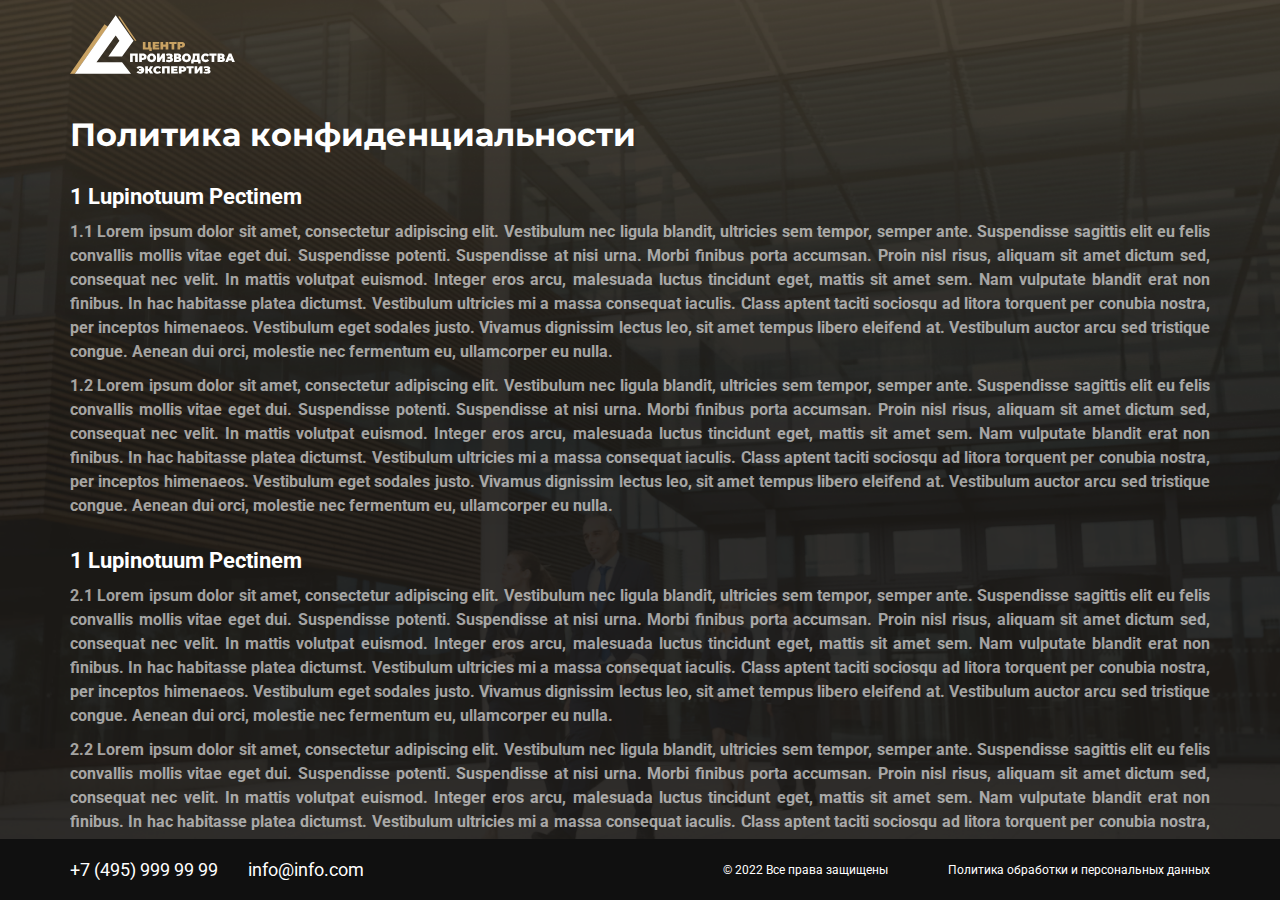
<file: politic.html>
<!DOCTYPE html>
<html lang="en">
  <head>
    <meta charset="UTF-8" />
    <meta name="viewport" content="width=device-width, initial-scale=1.0" />
    <meta http-equiv="X-UA-Compatible" content="ie=edge" />
    <title>Document</title>
    <meta name="author" content="Yuriy Zudikhin" />
    <link rel="stylesheet" href="css/fullpage.css" />
    <link rel="stylesheet" href="css/jquery.mCustomScrollbar.min.css" />
    <link rel="stylesheet" href="css/style.css" />
  </head>

  <body>

    <header class="header">
      <div class="container">
        <div class="header_block">
          <a class="header_block_logo" href="#">
            <img src="img/header/logo.svg" alt="">
          </a>
        </div>
      </div>
    </header>

    <section class="politic">
      <div class="container">
        <div class="politic_block">
          <h2>Политика конфиденциальности</h2>
          <h4>1 Lupinotuum Pectinem</h4>
          <p>1.1   Lorem ipsum dolor sit amet, consectetur adipiscing elit. Vestibulum nec ligula blandit, ultricies sem tempor, semper ante. Suspendisse sagittis elit eu felis convallis mollis vitae eget dui. Suspendisse potenti. Suspendisse at nisi urna. Morbi finibus porta accumsan. Proin nisl risus, aliquam sit amet dictum sed, consequat nec velit. In mattis volutpat euismod. Integer eros arcu, malesuada luctus tincidunt eget, mattis sit amet sem. Nam vulputate blandit erat non finibus. In hac habitasse platea dictumst. Vestibulum ultricies mi a massa consequat iaculis. Class aptent taciti sociosqu ad litora torquent per conubia nostra, per inceptos himenaeos. Vestibulum eget sodales justo. Vivamus dignissim lectus leo, sit amet tempus libero eleifend at. Vestibulum auctor arcu sed tristique congue. Aenean dui orci, molestie nec fermentum eu, ullamcorper eu nulla.</p>
          <p>1.2   Lorem ipsum dolor sit amet, consectetur adipiscing elit. Vestibulum nec ligula blandit, ultricies sem tempor, semper ante. Suspendisse sagittis elit eu felis convallis mollis vitae eget dui. Suspendisse potenti. Suspendisse at nisi urna. Morbi finibus porta accumsan. Proin nisl risus, aliquam sit amet dictum sed, consequat nec velit. In mattis volutpat euismod. Integer eros arcu, malesuada luctus tincidunt eget, mattis sit amet sem. Nam vulputate blandit erat non finibus. In hac habitasse platea dictumst. Vestibulum ultricies mi a massa consequat iaculis. Class aptent taciti sociosqu ad litora torquent per conubia nostra, per inceptos himenaeos. Vestibulum eget sodales justo. Vivamus dignissim lectus leo, sit amet tempus libero eleifend at. Vestibulum auctor arcu sed tristique congue. Aenean dui orci, molestie nec fermentum eu, ullamcorper eu nulla.</p>
          <h4>1 Lupinotuum Pectinem</h4>
          <p>2.1   Lorem ipsum dolor sit amet, consectetur adipiscing elit. Vestibulum nec ligula blandit, ultricies sem tempor, semper ante. Suspendisse sagittis elit eu felis convallis mollis vitae eget dui. Suspendisse potenti. Suspendisse at nisi urna. Morbi finibus porta accumsan. Proin nisl risus, aliquam sit amet dictum sed, consequat nec velit. In mattis volutpat euismod. Integer eros arcu, malesuada luctus tincidunt eget, mattis sit amet sem. Nam vulputate blandit erat non finibus. In hac habitasse platea dictumst. Vestibulum ultricies mi a massa consequat iaculis. Class aptent taciti sociosqu ad litora torquent per conubia nostra, per inceptos himenaeos. Vestibulum eget sodales justo. Vivamus dignissim lectus leo, sit amet tempus libero eleifend at. Vestibulum auctor arcu sed tristique congue. Aenean dui orci, molestie nec fermentum eu, ullamcorper eu nulla.</p>
          <p>2.2   Lorem ipsum dolor sit amet, consectetur adipiscing elit. Vestibulum nec ligula blandit, ultricies sem tempor, semper ante. Suspendisse sagittis elit eu felis convallis mollis vitae eget dui. Suspendisse potenti. Suspendisse at nisi urna. Morbi finibus porta accumsan. Proin nisl risus, aliquam sit amet dictum sed, consequat nec velit. In mattis volutpat euismod. Integer eros arcu, malesuada luctus tincidunt eget, mattis sit amet sem. Nam vulputate blandit erat non finibus. In hac habitasse platea dictumst. Vestibulum ultricies mi a massa consequat iaculis. Class aptent taciti sociosqu ad litora torquent per conubia nostra, per inceptos himenaeos. Vestibulum eget sodales justo. Vivamus dignissim lectus leo, sit amet tempus libero eleifend at. Vestibulum auctor arcu sed tristique congue. Aenean dui orci, molestie nec fermentum eu, ullamcorper eu nulla.</p>
          <h4>1 Lupinotuum Pectinem</h4>
          <p>2.1   Lorem ipsum dolor sit amet, consectetur adipiscing elit. Vestibulum nec ligula blandit, ultricies sem tempor, semper ante. Suspendisse sagittis elit eu felis convallis mollis vitae eget dui. Suspendisse potenti. Suspendisse at nisi urna. Morbi finibus porta accumsan. Proin nisl risus, aliquam sit amet dictum sed, consequat nec velit. In mattis volutpat euismod. Integer eros arcu, malesuada luctus tincidunt eget, mattis sit amet sem. Nam vulputate blandit erat non finibus. In hac habitasse platea dictumst. Vestibulum ultricies mi a massa consequat iaculis. Class aptent taciti sociosqu ad litora torquent per conubia nostra, per inceptos himenaeos. Vestibulum eget sodales justo. Vivamus dignissim lectus leo, sit amet tempus libero eleifend at. Vestibulum auctor arcu sed tristique congue. Aenean dui orci, molestie nec fermentum eu, ullamcorper eu nulla.</p>
          <p>2.2   Lorem ipsum dolor sit amet, consectetur adipiscing elit. Vestibulum nec ligula blandit, ultricies sem tempor, semper ante. Suspendisse sagittis elit eu felis convallis mollis vitae eget dui. Suspendisse potenti. Suspendisse at nisi urna. Morbi finibus porta accumsan. Proin nisl risus, aliquam sit amet dictum sed, consequat nec velit. In mattis volutpat euismod. Integer eros arcu, malesuada luctus tincidunt eget, mattis sit amet sem. Nam vulputate blandit erat non finibus. In hac habitasse platea dictumst. Vestibulum ultricies mi a massa consequat iaculis. Class aptent taciti sociosqu ad litora torquent per conubia nostra, per inceptos himenaeos. Vestibulum eget sodales justo. Vivamus dignissim lectus leo, sit amet tempus libero eleifend at. Vestibulum auctor arcu sed tristique congue. Aenean dui orci, molestie nec fermentum eu, ullamcorper eu nulla.</p>
          <h4>1 Lupinotuum Pectinem</h4>
          <p>2.1   Lorem ipsum dolor sit amet, consectetur adipiscing elit. Vestibulum nec ligula blandit, ultricies sem tempor, semper ante. Suspendisse sagittis elit eu felis convallis mollis vitae eget dui. Suspendisse potenti. Suspendisse at nisi urna. Morbi finibus porta accumsan. Proin nisl risus, aliquam sit amet dictum sed, consequat nec velit. In mattis volutpat euismod. Integer eros arcu, malesuada luctus tincidunt eget, mattis sit amet sem. Nam vulputate blandit erat non finibus. In hac habitasse platea dictumst. Vestibulum ultricies mi a massa consequat iaculis. Class aptent taciti sociosqu ad litora torquent per conubia nostra, per inceptos himenaeos. Vestibulum eget sodales justo. Vivamus dignissim lectus leo, sit amet tempus libero eleifend at. Vestibulum auctor arcu sed tristique congue. Aenean dui orci, molestie nec fermentum eu, ullamcorper eu nulla.</p>
          <p>2.2   Lorem ipsum dolor sit amet, consectetur adipiscing elit. Vestibulum nec ligula blandit, ultricies sem tempor, semper ante. Suspendisse sagittis elit eu felis convallis mollis vitae eget dui. Suspendisse potenti. Suspendisse at nisi urna. Morbi finibus porta accumsan. Proin nisl risus, aliquam sit amet dictum sed, consequat nec velit. In mattis volutpat euismod. Integer eros arcu, malesuada luctus tincidunt eget, mattis sit amet sem. Nam vulputate blandit erat non finibus. In hac habitasse platea dictumst. Vestibulum ultricies mi a massa consequat iaculis. Class aptent taciti sociosqu ad litora torquent per conubia nostra, per inceptos himenaeos. Vestibulum eget sodales justo. Vivamus dignissim lectus leo, sit amet tempus libero eleifend at. Vestibulum auctor arcu sed tristique congue. Aenean dui orci, molestie nec fermentum eu, ullamcorper eu nulla.</p>
          <h4>1 Lupinotuum Pectinem</h4>
          <p>2.1   Lorem ipsum dolor sit amet, consectetur adipiscing elit. Vestibulum nec ligula blandit, ultricies sem tempor, semper ante. Suspendisse sagittis elit eu felis convallis mollis vitae eget dui. Suspendisse potenti. Suspendisse at nisi urna. Morbi finibus porta accumsan. Proin nisl risus, aliquam sit amet dictum sed, consequat nec velit. In mattis volutpat euismod. Integer eros arcu, malesuada luctus tincidunt eget, mattis sit amet sem. Nam vulputate blandit erat non finibus. In hac habitasse platea dictumst. Vestibulum ultricies mi a massa consequat iaculis. Class aptent taciti sociosqu ad litora torquent per conubia nostra, per inceptos himenaeos. Vestibulum eget sodales justo. Vivamus dignissim lectus leo, sit amet tempus libero eleifend at. Vestibulum auctor arcu sed tristique congue. Aenean dui orci, molestie nec fermentum eu, ullamcorper eu nulla.</p>
          <p>2.2   Lorem ipsum dolor sit amet, consectetur adipiscing elit. Vestibulum nec ligula blandit, ultricies sem tempor, semper ante. Suspendisse sagittis elit eu felis convallis mollis vitae eget dui. Suspendisse potenti. Suspendisse at nisi urna. Morbi finibus porta accumsan. Proin nisl risus, aliquam sit amet dictum sed, consequat nec velit. In mattis volutpat euismod. Integer eros arcu, malesuada luctus tincidunt eget, mattis sit amet sem. Nam vulputate blandit erat non finibus. In hac habitasse platea dictumst. Vestibulum ultricies mi a massa consequat iaculis. Class aptent taciti sociosqu ad litora torquent per conubia nostra, per inceptos himenaeos. Vestibulum eget sodales justo. Vivamus dignissim lectus leo, sit amet tempus libero eleifend at. Vestibulum auctor arcu sed tristique congue. Aenean dui orci, molestie nec fermentum eu, ullamcorper eu nulla.</p>
          <h4>1 Lupinotuum Pectinem</h4>
          <p>2.1   Lorem ipsum dolor sit amet, consectetur adipiscing elit. Vestibulum nec ligula blandit, ultricies sem tempor, semper ante. Suspendisse sagittis elit eu felis convallis mollis vitae eget dui. Suspendisse potenti. Suspendisse at nisi urna. Morbi finibus porta accumsan. Proin nisl risus, aliquam sit amet dictum sed, consequat nec velit. In mattis volutpat euismod. Integer eros arcu, malesuada luctus tincidunt eget, mattis sit amet sem. Nam vulputate blandit erat non finibus. In hac habitasse platea dictumst. Vestibulum ultricies mi a massa consequat iaculis. Class aptent taciti sociosqu ad litora torquent per conubia nostra, per inceptos himenaeos. Vestibulum eget sodales justo. Vivamus dignissim lectus leo, sit amet tempus libero eleifend at. Vestibulum auctor arcu sed tristique congue. Aenean dui orci, molestie nec fermentum eu, ullamcorper eu nulla.</p>
          <p>2.2   Lorem ipsum dolor sit amet, consectetur adipiscing elit. Vestibulum nec ligula blandit, ultricies sem tempor, semper ante. Suspendisse sagittis elit eu felis convallis mollis vitae eget dui. Suspendisse potenti. Suspendisse at nisi urna. Morbi finibus porta accumsan. Proin nisl risus, aliquam sit amet dictum sed, consequat nec velit. In mattis volutpat euismod. Integer eros arcu, malesuada luctus tincidunt eget, mattis sit amet sem. Nam vulputate blandit erat non finibus. In hac habitasse platea dictumst. Vestibulum ultricies mi a massa consequat iaculis. Class aptent taciti sociosqu ad litora torquent per conubia nostra, per inceptos himenaeos. Vestibulum eget sodales justo. Vivamus dignissim lectus leo, sit amet tempus libero eleifend at. Vestibulum auctor arcu sed tristique congue. Aenean dui orci, molestie nec fermentum eu, ullamcorper eu nulla.</p>
          <h4>1 Lupinotuum Pectinem</h4>
          <p>2.1   Lorem ipsum dolor sit amet, consectetur adipiscing elit. Vestibulum nec ligula blandit, ultricies sem tempor, semper ante. Suspendisse sagittis elit eu felis convallis mollis vitae eget dui. Suspendisse potenti. Suspendisse at nisi urna. Morbi finibus porta accumsan. Proin nisl risus, aliquam sit amet dictum sed, consequat nec velit. In mattis volutpat euismod. Integer eros arcu, malesuada luctus tincidunt eget, mattis sit amet sem. Nam vulputate blandit erat non finibus. In hac habitasse platea dictumst. Vestibulum ultricies mi a massa consequat iaculis. Class aptent taciti sociosqu ad litora torquent per conubia nostra, per inceptos himenaeos. Vestibulum eget sodales justo. Vivamus dignissim lectus leo, sit amet tempus libero eleifend at. Vestibulum auctor arcu sed tristique congue. Aenean dui orci, molestie nec fermentum eu, ullamcorper eu nulla.</p>
          <p>2.2   Lorem ipsum dolor sit amet, consectetur adipiscing elit. Vestibulum nec ligula blandit, ultricies sem tempor, semper ante. Suspendisse sagittis elit eu felis convallis mollis vitae eget dui. Suspendisse potenti. Suspendisse at nisi urna. Morbi finibus porta accumsan. Proin nisl risus, aliquam sit amet dictum sed, consequat nec velit. In mattis volutpat euismod. Integer eros arcu, malesuada luctus tincidunt eget, mattis sit amet sem. Nam vulputate blandit erat non finibus. In hac habitasse platea dictumst. Vestibulum ultricies mi a massa consequat iaculis. Class aptent taciti sociosqu ad litora torquent per conubia nostra, per inceptos himenaeos. Vestibulum eget sodales justo. Vivamus dignissim lectus leo, sit amet tempus libero eleifend at. Vestibulum auctor arcu sed tristique congue. Aenean dui orci, molestie nec fermentum eu, ullamcorper eu nulla.</p>
          <h4>1 Lupinotuum Pectinem</h4>
          <p>2.1   Lorem ipsum dolor sit amet, consectetur adipiscing elit. Vestibulum nec ligula blandit, ultricies sem tempor, semper ante. Suspendisse sagittis elit eu felis convallis mollis vitae eget dui. Suspendisse potenti. Suspendisse at nisi urna. Morbi finibus porta accumsan. Proin nisl risus, aliquam sit amet dictum sed, consequat nec velit. In mattis volutpat euismod. Integer eros arcu, malesuada luctus tincidunt eget, mattis sit amet sem. Nam vulputate blandit erat non finibus. In hac habitasse platea dictumst. Vestibulum ultricies mi a massa consequat iaculis. Class aptent taciti sociosqu ad litora torquent per conubia nostra, per inceptos himenaeos. Vestibulum eget sodales justo. Vivamus dignissim lectus leo, sit amet tempus libero eleifend at. Vestibulum auctor arcu sed tristique congue. Aenean dui orci, molestie nec fermentum eu, ullamcorper eu nulla.</p>
          <p>2.2   Lorem ipsum dolor sit amet, consectetur adipiscing elit. Vestibulum nec ligula blandit, ultricies sem tempor, semper ante. Suspendisse sagittis elit eu felis convallis mollis vitae eget dui. Suspendisse potenti. Suspendisse at nisi urna. Morbi finibus porta accumsan. Proin nisl risus, aliquam sit amet dictum sed, consequat nec velit. In mattis volutpat euismod. Integer eros arcu, malesuada luctus tincidunt eget, mattis sit amet sem. Nam vulputate blandit erat non finibus. In hac habitasse platea dictumst. Vestibulum ultricies mi a massa consequat iaculis. Class aptent taciti sociosqu ad litora torquent per conubia nostra, per inceptos himenaeos. Vestibulum eget sodales justo. Vivamus dignissim lectus leo, sit amet tempus libero eleifend at. Vestibulum auctor arcu sed tristique congue. Aenean dui orci, molestie nec fermentum eu, ullamcorper eu nulla.</p>
          <h4>1 Lupinotuum Pectinem</h4>
          <p>2.1   Lorem ipsum dolor sit amet, consectetur adipiscing elit. Vestibulum nec ligula blandit, ultricies sem tempor, semper ante. Suspendisse sagittis elit eu felis convallis mollis vitae eget dui. Suspendisse potenti. Suspendisse at nisi urna. Morbi finibus porta accumsan. Proin nisl risus, aliquam sit amet dictum sed, consequat nec velit. In mattis volutpat euismod. Integer eros arcu, malesuada luctus tincidunt eget, mattis sit amet sem. Nam vulputate blandit erat non finibus. In hac habitasse platea dictumst. Vestibulum ultricies mi a massa consequat iaculis. Class aptent taciti sociosqu ad litora torquent per conubia nostra, per inceptos himenaeos. Vestibulum eget sodales justo. Vivamus dignissim lectus leo, sit amet tempus libero eleifend at. Vestibulum auctor arcu sed tristique congue. Aenean dui orci, molestie nec fermentum eu, ullamcorper eu nulla.</p>
          <p>2.2   Lorem ipsum dolor sit amet, consectetur adipiscing elit. Vestibulum nec ligula blandit, ultricies sem tempor, semper ante. Suspendisse sagittis elit eu felis convallis mollis vitae eget dui. Suspendisse potenti. Suspendisse at nisi urna. Morbi finibus porta accumsan. Proin nisl risus, aliquam sit amet dictum sed, consequat nec velit. In mattis volutpat euismod. Integer eros arcu, malesuada luctus tincidunt eget, mattis sit amet sem. Nam vulputate blandit erat non finibus. In hac habitasse platea dictumst. Vestibulum ultricies mi a massa consequat iaculis. Class aptent taciti sociosqu ad litora torquent per conubia nostra, per inceptos himenaeos. Vestibulum eget sodales justo. Vivamus dignissim lectus leo, sit amet tempus libero eleifend at. Vestibulum auctor arcu sed tristique congue. Aenean dui orci, molestie nec fermentum eu, ullamcorper eu nulla.</p>
          <h4>1 Lupinotuum Pectinem</h4>
          <p>2.1   Lorem ipsum dolor sit amet, consectetur adipiscing elit. Vestibulum nec ligula blandit, ultricies sem tempor, semper ante. Suspendisse sagittis elit eu felis convallis mollis vitae eget dui. Suspendisse potenti. Suspendisse at nisi urna. Morbi finibus porta accumsan. Proin nisl risus, aliquam sit amet dictum sed, consequat nec velit. In mattis volutpat euismod. Integer eros arcu, malesuada luctus tincidunt eget, mattis sit amet sem. Nam vulputate blandit erat non finibus. In hac habitasse platea dictumst. Vestibulum ultricies mi a massa consequat iaculis. Class aptent taciti sociosqu ad litora torquent per conubia nostra, per inceptos himenaeos. Vestibulum eget sodales justo. Vivamus dignissim lectus leo, sit amet tempus libero eleifend at. Vestibulum auctor arcu sed tristique congue. Aenean dui orci, molestie nec fermentum eu, ullamcorper eu nulla.</p>
          <p>2.2   Lorem ipsum dolor sit amet, consectetur adipiscing elit. Vestibulum nec ligula blandit, ultricies sem tempor, semper ante. Suspendisse sagittis elit eu felis convallis mollis vitae eget dui. Suspendisse potenti. Suspendisse at nisi urna. Morbi finibus porta accumsan. Proin nisl risus, aliquam sit amet dictum sed, consequat nec velit. In mattis volutpat euismod. Integer eros arcu, malesuada luctus tincidunt eget, mattis sit amet sem. Nam vulputate blandit erat non finibus. In hac habitasse platea dictumst. Vestibulum ultricies mi a massa consequat iaculis. Class aptent taciti sociosqu ad litora torquent per conubia nostra, per inceptos himenaeos. Vestibulum eget sodales justo. Vivamus dignissim lectus leo, sit amet tempus libero eleifend at. Vestibulum auctor arcu sed tristique congue. Aenean dui orci, molestie nec fermentum eu, ullamcorper eu nulla.</p>
          <h4>1 Lupinotuum Pectinem</h4>
          <p>2.1   Lorem ipsum dolor sit amet, consectetur adipiscing elit. Vestibulum nec ligula blandit, ultricies sem tempor, semper ante. Suspendisse sagittis elit eu felis convallis mollis vitae eget dui. Suspendisse potenti. Suspendisse at nisi urna. Morbi finibus porta accumsan. Proin nisl risus, aliquam sit amet dictum sed, consequat nec velit. In mattis volutpat euismod. Integer eros arcu, malesuada luctus tincidunt eget, mattis sit amet sem. Nam vulputate blandit erat non finibus. In hac habitasse platea dictumst. Vestibulum ultricies mi a massa consequat iaculis. Class aptent taciti sociosqu ad litora torquent per conubia nostra, per inceptos himenaeos. Vestibulum eget sodales justo. Vivamus dignissim lectus leo, sit amet tempus libero eleifend at. Vestibulum auctor arcu sed tristique congue. Aenean dui orci, molestie nec fermentum eu, ullamcorper eu nulla.</p>
          <p>2.2   Lorem ipsum dolor sit amet, consectetur adipiscing elit. Vestibulum nec ligula blandit, ultricies sem tempor, semper ante. Suspendisse sagittis elit eu felis convallis mollis vitae eget dui. Suspendisse potenti. Suspendisse at nisi urna. Morbi finibus porta accumsan. Proin nisl risus, aliquam sit amet dictum sed, consequat nec velit. In mattis volutpat euismod. Integer eros arcu, malesuada luctus tincidunt eget, mattis sit amet sem. Nam vulputate blandit erat non finibus. In hac habitasse platea dictumst. Vestibulum ultricies mi a massa consequat iaculis. Class aptent taciti sociosqu ad litora torquent per conubia nostra, per inceptos himenaeos. Vestibulum eget sodales justo. Vivamus dignissim lectus leo, sit amet tempus libero eleifend at. Vestibulum auctor arcu sed tristique congue. Aenean dui orci, molestie nec fermentum eu, ullamcorper eu nulla.</p>
          <h4>1 Lupinotuum Pectinem</h4>
          <p>2.1   Lorem ipsum dolor sit amet, consectetur adipiscing elit. Vestibulum nec ligula blandit, ultricies sem tempor, semper ante. Suspendisse sagittis elit eu felis convallis mollis vitae eget dui. Suspendisse potenti. Suspendisse at nisi urna. Morbi finibus porta accumsan. Proin nisl risus, aliquam sit amet dictum sed, consequat nec velit. In mattis volutpat euismod. Integer eros arcu, malesuada luctus tincidunt eget, mattis sit amet sem. Nam vulputate blandit erat non finibus. In hac habitasse platea dictumst. Vestibulum ultricies mi a massa consequat iaculis. Class aptent taciti sociosqu ad litora torquent per conubia nostra, per inceptos himenaeos. Vestibulum eget sodales justo. Vivamus dignissim lectus leo, sit amet tempus libero eleifend at. Vestibulum auctor arcu sed tristique congue. Aenean dui orci, molestie nec fermentum eu, ullamcorper eu nulla.</p>
          <p>2.2   Lorem ipsum dolor sit amet, consectetur adipiscing elit. Vestibulum nec ligula blandit, ultricies sem tempor, semper ante. Suspendisse sagittis elit eu felis convallis mollis vitae eget dui. Suspendisse potenti. Suspendisse at nisi urna. Morbi finibus porta accumsan. Proin nisl risus, aliquam sit amet dictum sed, consequat nec velit. In mattis volutpat euismod. Integer eros arcu, malesuada luctus tincidunt eget, mattis sit amet sem. Nam vulputate blandit erat non finibus. In hac habitasse platea dictumst. Vestibulum ultricies mi a massa consequat iaculis. Class aptent taciti sociosqu ad litora torquent per conubia nostra, per inceptos himenaeos. Vestibulum eget sodales justo. Vivamus dignissim lectus leo, sit amet tempus libero eleifend at. Vestibulum auctor arcu sed tristique congue. Aenean dui orci, molestie nec fermentum eu, ullamcorper eu nulla.</p>
          
        </div>
      </div>
    </section>

    <div class="modal_back"></div>

    <footer class="footer">
      <div class="container">
        <div class="footer_block">
          <div class="footer_block_top">
            <a href="tel:+7(495)9999999">+7 (495) 999 99 99</a>
            <a href="mailto:info@info.com">info@info.com</a>
          </div>
          <div class="footer_block_bottom">
            <p>© 2022 Все права защищены</p>
            <a href="#">Политика обработки и персональных данных</a>
          </div>
        </div>
      </div>
    </footer>

    <script src="js/jquery-3.6.0.min.js"></script>
    <script src="js/fullpage.min.js"></script>
    <script src="js/jquery.mousewheel.min.js"></script>
    <script src="js/jquery.mCustomScrollbar.min.js"></script>
    <script src="js/main.js"></script>
  </body>
</html>
</file>
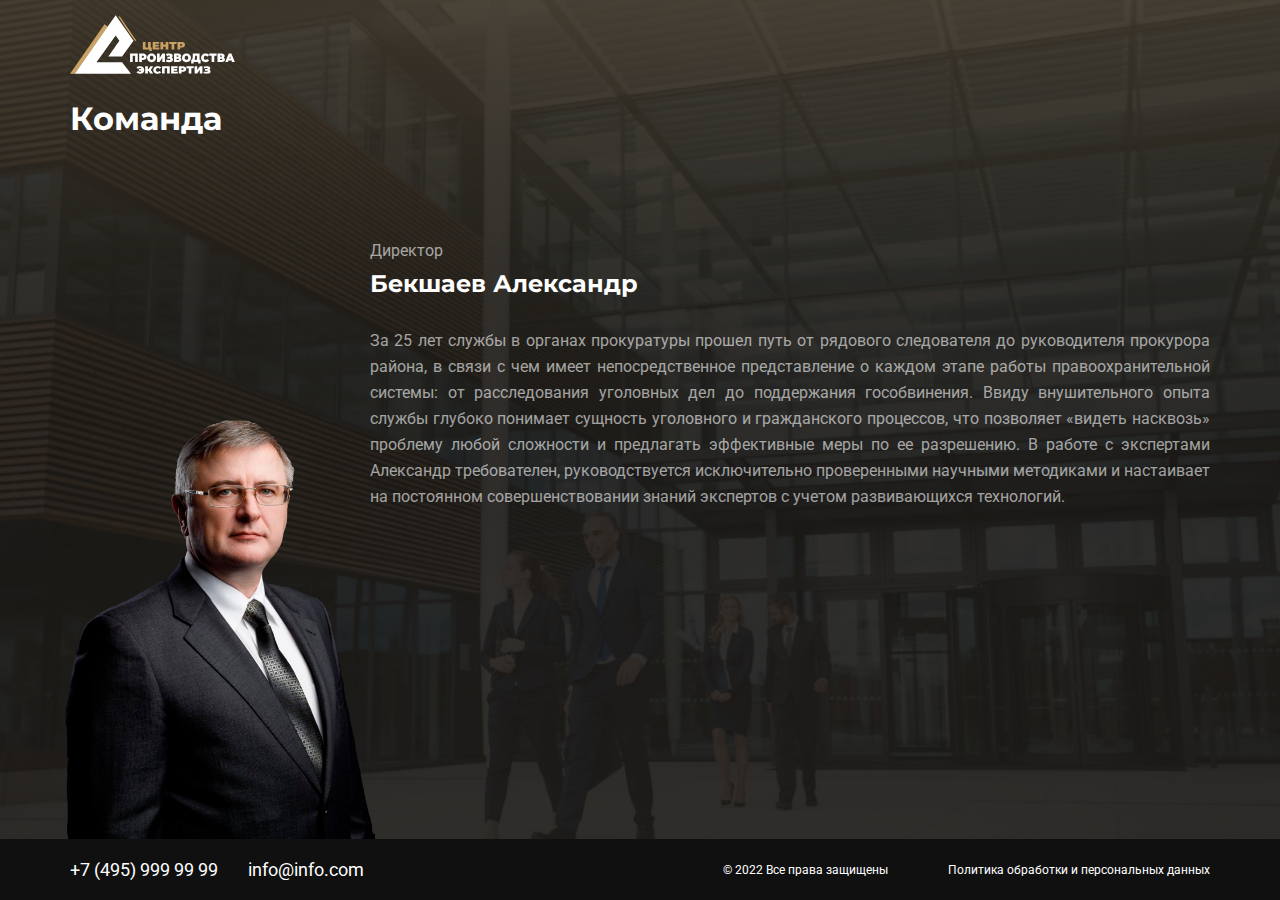
<file: team_1.html>
<!DOCTYPE html>
<html lang="en">
  <head>
    <meta charset="UTF-8" />
    <meta name="viewport" content="width=device-width, initial-scale=1.0" />
    <meta http-equiv="X-UA-Compatible" content="ie=edge" />
    <title>Document</title>
    <meta name="author" content="Yuriy Zudikhin" />
    <link rel="stylesheet" href="css/fullpage.css" />
    <link rel="stylesheet" href="css/jquery.mCustomScrollbar.min.css" />
    <link rel="stylesheet" href="css/style.css" />
  </head>

  <body>

    <header class="header">
      <div class="container">
        <div class="header_block">
          <a class="header_block_logo" href="#">
            <img src="img/header/logo.svg" alt="">
          </a>
        </div>
      </div>
    </header>

    <section class="member">
      <img class="member_back" src="img/member/1.png" alt="">
      <div class="container">
        <div class="member_block">
          <h2>Команда</h2>
          <div class="member_block_main">
            <div class="member_block_main_text">
              <h5>Директор</h5>
              <h3>Бекшаев Александр</h3>
              <p>За 25 лет службы в органах прокуратуры прошел путь от рядового следователя до руководителя прокурора района, в связи с чем имеет непосредственное представление о каждом этапе работы правоохранительной системы: от расследования уголовных дел до поддержания гособвинения. Ввиду внушительного опыта службы глубоко понимает сущность уголовного и гражданского процессов, что позволяет «видеть насквозь» проблему любой сложности и предлагать эффективные меры по ее разрешению. В работе с экспертами Александр требователен, руководствуется исключительно проверенными научными методиками и настаивает на постоянном совершенствовании знаний экспертов с учетом развивающихся технологий.</p>
            </div>
            <div class="member_block_main_img">
              <img src="img/member/1.png" alt="">
            </div>
          </div>
        </div>
      </div>
    </section> 

    <div class="modal_back"></div>

    <footer class="footer">
      <div class="container">
        <div class="footer_block">
          <div class="footer_block_top">
            <a href="tel:+7(495)9999999">+7 (495) 999 99 99</a>
            <a href="mailto:info@info.com">info@info.com</a>
          </div>
          <div class="footer_block_bottom">
            <p>© 2022 Все права защищены</p>
            <a href="#">Политика обработки и персональных данных</a>
          </div>
        </div>
      </div>
    </footer>

    <script src="js/jquery-3.6.0.min.js"></script>
    <script src="js/fullpage.min.js"></script>
    <script src="js/jquery.mousewheel.min.js"></script>
    <script src="js/jquery.mCustomScrollbar.min.js"></script>
    <script src="js/main.js"></script>
  </body>
</html>
</file>
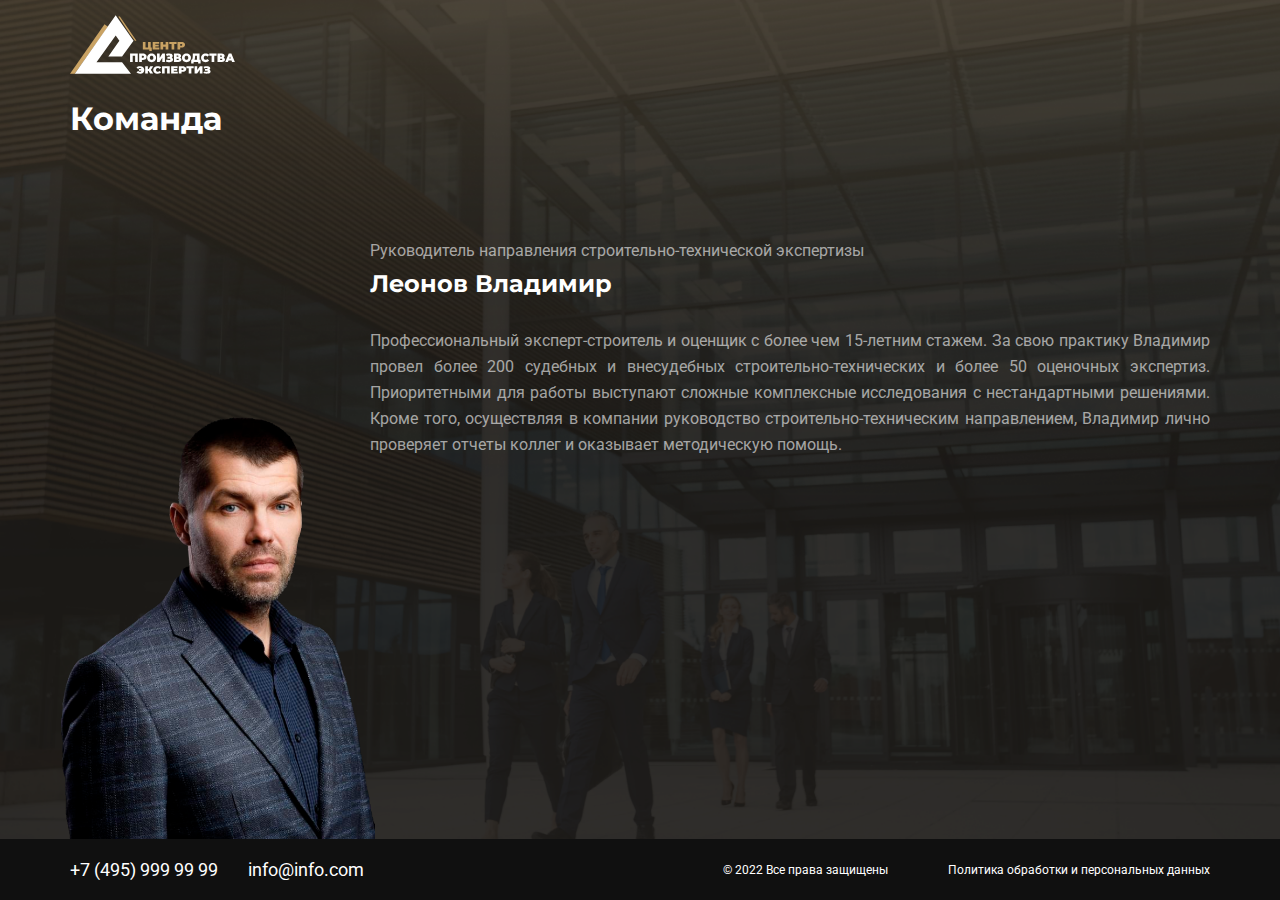
<file: team_2.html>
<!DOCTYPE html>
<html lang="en">
  <head>
    <meta charset="UTF-8" />
    <meta name="viewport" content="width=device-width, initial-scale=1.0" />
    <meta http-equiv="X-UA-Compatible" content="ie=edge" />
    <title>Document</title>
    <meta name="author" content="Yuriy Zudikhin" />
    <link rel="stylesheet" href="css/fullpage.css" />
    <link rel="stylesheet" href="css/jquery.mCustomScrollbar.min.css" />
    <link rel="stylesheet" href="css/style.css" />
  </head>

  <body>

    <header class="header">
      <div class="container">
        <div class="header_block">
          <a class="header_block_logo" href="#">
            <img src="img/header/logo.svg" alt="">
          </a>
        </div>
      </div>
    </header>

    <section class="member">
      <img class="member_back" src="img/member/2.png" alt="">
      <div class="container">
        <div class="member_block">
          <h2>Команда</h2>
          <div class="member_block_main">
            <div class="member_block_main_text">
              <h5>Руководитель направления строительно-технической экспертизы</h5>
              <h3>Леонов Владимир</h3>
              <p>Профессиональный эксперт-строитель и оценщик с более чем 15-летним стажем. За свою практику Владимир провел более 200 судебных и внесудебных строительно-технических и более 50 оценочных экспертиз. Приоритетными для работы выступают сложные комплексные исследования с нестандартными решениями. Кроме того, осуществляя в компании руководство строительно-техническим направлением, Владимир лично проверяет отчеты коллег и оказывает методическую помощь.</p>
            </div>
            <div class="member_block_main_img">
              <img src="img/member/2.png" alt="">
            </div>
          </div>
        </div>
      </div>
    </section> 

    <div class="modal_back"></div>

    <footer class="footer">
      <div class="container">
        <div class="footer_block">
          <div class="footer_block_top">
            <a href="tel:+7(495)9999999">+7 (495) 999 99 99</a>
            <a href="mailto:info@info.com">info@info.com</a>
          </div>
          <div class="footer_block_bottom">
            <p>© 2022 Все права защищены</p>
            <a href="#">Политика обработки и персональных данных</a>
          </div>
        </div>
      </div>
    </footer>

    <script src="js/jquery-3.6.0.min.js"></script>
    <script src="js/fullpage.min.js"></script>
    <script src="js/jquery.mousewheel.min.js"></script>
    <script src="js/jquery.mCustomScrollbar.min.js"></script>
    <script src="js/main.js"></script>
  </body>
</html>
</file>
<file: css/fullpage.css>
/*!
 * fullPage 4.0.12
 * https://github.com/alvarotrigo/fullPage.js
 *
 * @license GPLv3 for open source use only
 * or Fullpage Commercial License for commercial use
 * http://alvarotrigo.com/fullPage/pricing/
 *
 * Copyright (C) 2021 http://alvarotrigo.com/fullPage - A project by Alvaro Trigo
 */
html.fp-enabled,
.fp-enabled body {
    margin: 0;
    padding: 0;
    overflow:hidden;

    /*Avoid flicker on slides transitions for mobile phones #336 */
    -webkit-tap-highlight-color: rgba(0,0,0,0);
}
.fp-section {
    position: relative;
    -webkit-box-sizing: border-box; /* Safari<=5 Android<=3 */
    -moz-box-sizing: border-box; /* <=28 */
    box-sizing: border-box;
    height: 100%;
    display: block;
}
.fp-slide {
    float: left;
}
.fp-slide, .fp-slidesContainer {
    height: 100%;
    display: block;
}
.fp-slides {
    z-index:1;
    height: 100%;
    overflow: hidden;
    position: relative;
    -webkit-transition: all 0.3s ease-out; /* Safari<=6 Android<=4.3 */
    transition: all 0.3s ease-out;
}
.fp-table{
    display: flex;
    flex-direction: column;
    justify-content: center;
    width: 100%;
}
.fp-slidesContainer {
    float: left;
    position: relative;
}
.fp-controlArrow {
    -webkit-user-select: none; /* webkit (safari, chrome) browsers */
    -moz-user-select: none; /* mozilla browsers */
    -khtml-user-select: none; /* webkit (konqueror) browsers */
    -ms-user-select: none; /* IE10+ */
    position: absolute;
    z-index: 4;
    top: 50%;
    cursor: pointer;
    margin-top: -38px;
    -webkit-transform: translate3d(0,0,0);
    -ms-transform: translate3d(0,0,0);
    transform: translate3d(0,0,0);
}
.fp-prev{
    left: 15px;
}
.fp-next{
    right: 15px;
}
.fp-arrow{
    width: 0;
    height: 0;
    border-style: solid;
}
.fp-arrow.fp-prev {
    border-width: 38.5px 34px 38.5px 0;
    border-color: transparent #fff transparent transparent;
}
.fp-arrow.fp-next {
    border-width: 38.5px 0 38.5px 34px;
    border-color: transparent transparent transparent #fff;
}
.fp-notransition {
    -webkit-transition: none !important;
    transition: none !important;
}
#fp-nav {
    position: fixed;
    z-index: 100;
    top: 50%;
    opacity: 1;
    transform: translateY(-50%);
    -ms-transform: translateY(-50%);
    -webkit-transform: translate3d(0,-50%,0);
}
#fp-nav.fp-right {
    right: 17px;
}
#fp-nav.fp-left {
    left: 17px;
}
.fp-slidesNav{
    position: absolute;
    z-index: 4;
    opacity: 1;
    -webkit-transform: translate3d(0,0,0);
    -ms-transform: translate3d(0,0,0);
    transform: translate3d(0,0,0);
    left: 0 !important;
    right: 0;
    margin: 0 auto !important;
}
.fp-slidesNav.fp-bottom {
    bottom: 17px;
}
.fp-slidesNav.fp-top {
    top: 17px;
}
#fp-nav ul,
.fp-slidesNav ul {
  margin: 0;
  padding: 0;
}
#fp-nav ul li,
.fp-slidesNav ul li {
    display: block;
    width: 14px;
    height: 13px;
    margin: 7px;
    position:relative;
}
.fp-slidesNav ul li {
    display: inline-block;
}
#fp-nav ul li a,
.fp-slidesNav ul li a {
    display: block;
    position: relative;
    z-index: 1;
    width: 100%;
    height: 100%;
    cursor: pointer;
    text-decoration: none;
}
#fp-nav ul li a.active span,
.fp-slidesNav ul li a.active span,
#fp-nav ul li:hover a.active span,
.fp-slidesNav ul li:hover a.active span{
    height: 12px;
    width: 12px;
    margin: -6px 0 0 -6px;
    border-radius: 100%;
 }
#fp-nav ul li a span,
.fp-slidesNav ul li a span {
    border-radius: 50%;
    position: absolute;
    z-index: 1;
    height: 4px;
    width: 4px;
    border: 0;
    background: #333;
    left: 50%;
    top: 50%;
    margin: -2px 0 0 -2px;
    -webkit-transition: all 0.1s ease-in-out;
    -moz-transition: all 0.1s ease-in-out;
    -o-transition: all 0.1s ease-in-out;
    transition: all 0.1s ease-in-out;
}
#fp-nav ul li:hover a span,
.fp-slidesNav ul li:hover a span{
    width: 10px;
    height: 10px;
    margin: -5px 0px 0px -5px;
}
#fp-nav ul li .fp-tooltip {
    position: absolute;
    top: -2px;
    color: #fff;
    font-size: 14px;
    font-family: arial, helvetica, sans-serif;
    white-space: nowrap;
    max-width: 220px;
    overflow: hidden;
    display: block;
    opacity: 0;
    width: 0;
    cursor: pointer;
}
#fp-nav ul li:hover .fp-tooltip,
#fp-nav.fp-show-active a.active + .fp-tooltip {
    -webkit-transition: opacity 0.2s ease-in;
    transition: opacity 0.2s ease-in;
    width: auto;
    opacity: 1;
}
#fp-nav ul li .fp-tooltip.fp-right {
    right: 20px;
}
#fp-nav ul li .fp-tooltip.fp-left {
    left: 20px;
}
.fp-auto-height.fp-section,
.fp-auto-height .fp-slide{
    height: auto !important;
    min-height: auto !important;
}

.fp-responsive .fp-is-overflow.fp-section{
    height: auto !important;
}

/* Used with autoScrolling: false */ 
.fp-scrollable.fp-responsive .fp-is-overflow.fp-section,
.fp-scrollable .fp-section,
.fp-scrollable .fp-slide{
   /* Fallback for browsers that do not support Custom Properties */
   height: 100vh;
   height: calc(var(--vh, 1vh) * 100);
}

.fp-scrollable.fp-responsive .fp-is-overflow.fp-section:not(.fp-auto-height),
.fp-scrollable .fp-section:not(.fp-auto-height),
.fp-scrollable .fp-slide:not(.fp-auto-height){
    /* Fallback for browsers that do not support Custom Properties */
    min-height: 100vh;
    min-height: calc(var(--vh, 1vh) * 100);
}

/* Disabling vertical centering on scrollable elements */
.fp-overflow{
    justify-content: flex-start;
    max-height: 100%;
}

.fp-is-overflow .fp-overflow.fp-auto-height-responsive,
.fp-is-overflow .fp-overflow.fp-auto-height,
.fp-is-overflow > .fp-overflow{
    overflow-y: auto;
}
.fp-overflow{
    outline:none;
}

.fp-overflow.fp-table{
    display: block;
}

.fp-responsive .fp-auto-height-responsive.fp-section,
.fp-responsive .fp-auto-height-responsive .fp-slide{
    height: auto !important;
    min-height: auto !important;
}

/*Only display content to screen readers*/
.fp-sr-only{
    position: absolute;
    width: 1px;
    height: 1px;
    padding: 0;
    overflow: hidden;
    clip: rect(0, 0, 0, 0);
    white-space: nowrap;
    border: 0;
}

/* Customize website's scrollbar like Mac OS
Not supports in Firefox and IE */
.fp-scroll-mac .fp-overflow::-webkit-scrollbar {
    background-color: transparent;
    width: 9px;
}
.fp-scroll-mac .fp-overflow::-webkit-scrollbar-track {
    background-color: transparent;
}
.fp-scroll-mac .fp-overflow::-webkit-scrollbar-thumb {
    background-color: rgba(0,0,0,.4);
    border-radius: 16px;
    border: 4px solid transparent;
}
.fp-warning,
.fp-watermark{
    z-index: 9999999;
    position: absolute;
    bottom: 0;
}
.fp-warning,
.fp-watermark a{
    text-decoration: none;
    color: #000;
    background: rgba(255,255,255,0.6);
    padding: 5px 8px;
    font-size: 14px;
    font-family: arial;
    color: black;
    display: inline-block;
    border-radius: 3px;
    margin: 12px;
}
.fp-noscroll .fp-overflow{
    overflow: hidden;
}
</file>
<file: css/style.css>
@import url("https://fonts.googleapis.com/css2?family=Montserrat:wght@400;500;600;700&family=Roboto:wght@400;500;700&display=swap");
html, body, div, span, applet, object, iframe,
h1, h2, h3, h4, h5, h6, p, blockquote, pre,
a, abbr, acronym, address, big, cite, code,
del, dfn, em, img, ins, kbd, q, s, samp,
small, strike, strong, sub, sup, tt, var,
b, u, i, center,
dl, dt, dd, ol, ul, li,
fieldset, form, label, legend,
table, caption, tbody, tfoot, thead, tr, th, td,
article, aside, canvas, details, embed,
figure, figcaption, footer, header, hgroup,
menu, nav, output, ruby, section, summary,
time, mark, audio, video {
  margin: 0;
  padding: 0;
  border: 0;
  font-size: 100%;
  font: inherit;
  vertical-align: baseline;
}

/* HTML5 display-role reset for older browsers */
article, aside, details, figcaption, figure,
footer, header, hgroup, menu, nav, section {
  display: block;
}

body {
  line-height: 1;
  overflow-x: hidden;
  position: relative;
}

body.hide {
  overflow: hidden;
}

ul {
  list-style: none;
}

blockquote, q {
  quotes: none;
}

blockquote:before, blockquote:after,
q:before, q:after {
  content: "";
  content: none;
}

table {
  border-collapse: collapse;
  border-spacing: 0;
}

button {
  border: none;
  cursor: pointer;
}

input[type=number]::-webkit-inner-spin-button {
  -webkit-appearance: none;
}

input[type=number] {
  border: none;
  -moz-appearance: textfield;
}

input[type=number]:focus {
  outline: none;
}

input[type=tel] {
  border: none;
  background-image: none;
  background-color: transparent;
  -webkit-box-shadow: none;
  box-shadow: none;
}

input[type=text] {
  border: none;
  background-image: none;
  background-color: transparent;
  -webkit-box-shadow: none;
  box-shadow: none;
}

input[type=tel]:focus {
  outline: none;
}

input[type=text]:focus {
  outline: none;
}

textarea:focus {
  outline: none;
}

textarea {
  border: none;
  overflow: auto;
  outline: none;
  -webkit-box-shadow: none;
  box-shadow: none;
  resize: none;
}

select {
  outline: none;
}

button {
  background-color: transparent;
  border: none;
  outline: none;
  padding: 0px;
}

button:focus {
  outline: none;
}

a {
  text-decoration: none;
}

a:hover {
  text-decoration: none;
}

div {
  -webkit-tap-highlight-color: transparent;
}

div:focus {
  outline: none;
}

input {
  border: none;
}

input:focus {
  outline: none;
}

.container {
  -webkit-box-sizing: border-box;
  box-sizing: border-box;
  padding: 0px 15px;
  width: 100%;
  max-width: 1140px;
  margin: 0 auto;
  position: relative;
}

@media (min-width: 768px) {
  .container {
    padding: 0px 30px;
  }
}
@media (min-width: 1024px) {
  .container {
    padding: 0px 45px;
  }
}
@media (min-width: 1200px) {
  .container {
    padding: 0px;
  }
}
.header {
  position: fixed;
  left: 0px;
  top: 0px;
  width: 100%;
  -webkit-box-sizing: border-box;
          box-sizing: border-box;
  padding-top: 15px;
  z-index: 4;
}
.header_block {
  display: -webkit-box;
  display: -ms-flexbox;
  display: flex;
  -webkit-box-pack: justify;
      -ms-flex-pack: justify;
          justify-content: space-between;
  -webkit-box-align: center;
      -ms-flex-align: center;
          align-items: center;
}
.header_block_logo img {
  width: 165px;
}
.header_block_burger {
  width: 20px;
  height: 16px;
  position: relative;
  display: -webkit-box;
  display: -ms-flexbox;
  display: flex;
  -webkit-box-orient: vertical;
  -webkit-box-direction: normal;
  -ms-flex-direction: column;
  flex-direction: column;
  -webkit-box-pack: justify;
  -ms-flex-pack: justify;
  justify-content: space-between;
  cursor: pointer;
  -webkit-transition: -webkit-transform 330ms ease-out;
  transition: -webkit-transform 330ms ease-out;
  transition: transform 330ms ease-out;
  transition: transform 330ms ease-out, -webkit-transform 330ms ease-out;
}
.header_block_burger .line-menu {
  background-color: #fff;
  height: 2px;
  width: 100%;
}
.header_block_burger .line-menu.half {
  width: 50%;
}
.header_block_burger .line-menu.start {
  transition: transform 330ms cubic-bezier(0.54, -0.81, 0.57, 0.57), -webkit-transform 330ms cubic-bezier(0.54, -0.81, 0.57, 0.57);
  -webkit-transform-origin: right;
  transform-origin: right;
}
.header_block_burger .line-menu.end {
  -ms-flex-item-align: end;
      align-self: flex-end;
  -webkit-transition: -webkit-transform 330ms cubic-bezier(0.54, -0.81, 0.57, 0.57);
  transition: -webkit-transform 330ms cubic-bezier(0.54, -0.81, 0.57, 0.57);
  transition: transform 330ms cubic-bezier(0.54, -0.81, 0.57, 0.57);
  transition: transform 330ms cubic-bezier(0.54, -0.81, 0.57, 0.57), -webkit-transform 330ms cubic-bezier(0.54, -0.81, 0.57, 0.57);
  -webkit-transform-origin: left;
  transform-origin: left;
}
.header_block_burger.active {
  -webkit-transform: rotate(-45deg);
          transform: rotate(-45deg);
}
.header_block_burger.active .line-menu.start {
  -webkit-transform: rotate(-90deg) translateX(3px);
          transform: rotate(-90deg) translateX(3px);
}
.header_block_burger.active .line-menu.end {
  -webkit-transform: rotate(-90deg) translateX(-3px);
          transform: rotate(-90deg) translateX(-3px);
}
.header_block_menu {
  display: none;
}
@media (min-width: 1200px) {
  .header_block_burger {
    display: none;
  }
  .header_block_menu {
    display: -webkit-box;
    display: -ms-flexbox;
    display: flex;
    -webkit-box-align: center;
        -ms-flex-align: center;
            align-items: center;
  }
  .header_block_menu li {
    margin-left: 30px;
  }
  .header_block_menu li span {
    font-family: "Roboto", sans-serif;
    font-weight: 500;
    font-size: 16px;
    line-height: 18px;
    color: rgba(255, 255, 255, 0.7);
    cursor: pointer;
  }
}

.main {
  background: url(../img/main/bg.png);
  background-size: cover;
  background-position: 50%;
  -webkit-box-sizing: border-box;
          box-sizing: border-box;
  min-height: calc(100vh - 134px);
  height: auto;
  position: relative;
}
.main_block_tagline {
  font-family: "Roboto", sans-serif;
  font-weight: 400;
  font-size: 14px;
  line-height: 16px;
  color: #FFDDA0;
}
.main_block h1 {
  font-family: "Montserrat", sans-serif;
  font-weight: 400;
  font-size: 24px;
  line-height: 29px;
  color: #FFFFFF;
  margin-top: 5px;
}
.main_block h1 span {
  color: #FFDDA0;
  font-weight: 700;
}
.main_block_text {
  font-family: "Roboto", sans-serif;
  font-weight: 400;
  font-size: 14px;
  line-height: 22px;
  color: #FFFFFF;
  opacity: 0.6;
  margin-top: 10px;
}
.main_block_btns {
  display: -webkit-box;
  display: -ms-flexbox;
  display: flex;
  -webkit-box-align: start;
      -ms-flex-align: start;
          align-items: flex-start;
  -webkit-box-pack: start;
      -ms-flex-pack: start;
          justify-content: flex-start;
  margin-top: 25px;
  padding-bottom: 50px;
}
.main_block_btns_call {
  width: 157px;
  height: 40px;
  background: #9B7A3E;
  border-radius: 5px;
  font-family: "Roboto", sans-serif;
  font-weight: 400;
  font-size: 14px;
  line-height: 40px;
  text-align: center;
  color: #FFFFFF;
}
.main_block_btns_detail {
  width: 113px;
  height: 40px;
  -webkit-box-sizing: border-box;
          box-sizing: border-box;
  border: 1px solid #FFFFFF;
  border-radius: 5px;
  font-family: "Roboto", sans-serif;
  font-weight: 400;
  font-size: 14px;
  line-height: 40px;
  color: #FFFFFF;
  margin-left: 10px;
}
.main_bottom {
  position: absolute;
  bottom: 0px;
  left: 0px;
  width: 100%;
  -webkit-box-sizing: border-box;
          box-sizing: border-box;
  padding: 20px 0px 5px 0px;
  background: -webkit-gradient(linear, left top, right top, from(rgba(255, 255, 255, 0)), color-stop(95.78%, rgba(255, 255, 255, 0.17)));
  background: linear-gradient(90deg, rgba(255, 255, 255, 0) 0%, rgba(255, 255, 255, 0.17) 95.78%);
}
.main_bottom_list {
  display: -webkit-box;
  display: -ms-flexbox;
  display: flex;
  -ms-flex-wrap: wrap;
      flex-wrap: wrap;
  -webkit-box-pack: start;
      -ms-flex-pack: start;
          justify-content: flex-start;
}
.main_bottom_list_item {
  display: -webkit-box;
  display: -ms-flexbox;
  display: flex;
  -webkit-box-orient: vertical;
  -webkit-box-direction: normal;
      -ms-flex-direction: column;
          flex-direction: column;
  -webkit-box-align: start;
      -ms-flex-align: start;
          align-items: flex-start;
  margin-right: 20px;
  margin-bottom: 15px;
}
.main_bottom_list_item span {
  font-family: "Montserrat", sans-serif;
  font-weight: 700;
  font-size: 16px;
  line-height: 20px;
  color: #FFFFFF;
}
.main_bottom_list_item p {
  font-family: "Roboto", sans-serif;
  font-weight: 400;
  font-size: 14px;
  line-height: 16px;
  color: rgba(255, 255, 255, 0.6);
}
@media (min-width: 1200px) {
  .main {
    padding-top: 0px;
    min-height: calc(100vh - 61px);
  }
  .main_block {
    width: 670px;
  }
  .main_block_tagline {
    font-size: 14px;
    line-height: 18px;
  }
  .main_block h1 {
    font-size: 46px;
    line-height: 58px;
  }
  .main_block_text {
    font-size: 14px;
    line-height: 22px;
    margin-top: 20px;
  }
  .main_block_btns {
    margin-top: 30px;
  }
  .main_block_btns_call {
    width: 200px;
    height: 40px;
    line-height: 40px;
    font-size: 14px;
  }
  .main_block_btns_detail {
    margin-left: 30px;
    width: 194px;
    height: 40px;
    line-height: 40px;
    font-size: 14px;
  }
  .main_bottom {
    padding: 20px 0px 15px 0px;
  }
  .main_bottom_list_item {
    margin-right: 160px;
  }
  .main_bottom_list_item span {
    font-size: 18px;
    line-height: 24px;
  }
  .main_bottom_list_item p {
    font-size: 14px;
    line-height: 18px;
    margin-top: 5px;
  }
}
@media (min-width: 1440px) {
  .main_block_tagline {
    font-size: 18px;
    line-height: 21px;
  }
  .main_block h1 {
    font-size: 56px;
    line-height: 68px;
  }
  .main_block_text {
    font-size: 18px;
    line-height: 29px;
  }
  .main_block_btns_call {
    width: 250px;
    height: 51px;
    line-height: 51px;
    font-size: 18px;
  }
  .main_block_btns_detail {
    width: 194px;
    height: 51px;
    font-size: 18px;
    line-height: 51px;
  }
  .main_bottom_list_item span {
    font-size: 24px;
    line-height: 29px;
  }
  .main_bottom_list_item p {
    font-size: 16px;
    line-height: 19px;
  }
}

.offering {
  background: url(../img/offering/bg.png);
  background-size: cover;
  background-position: 50%;
  -webkit-box-sizing: border-box;
          box-sizing: border-box;
  position: relative;
  padding: 120px 0px 135px 0px;
}
.offering_block h2 {
  font-family: "Montserrat", sans-serif;
  font-weight: 700;
  font-size: 24px;
  line-height: 29px;
  color: #FFFFFF;
}
.offering_block_wrap {
  scrollbar-width: none;
}
.offering_block_wrap::-webkit-scrollbar {
  display: none;
}
.offering_block_wrap_list {
  display: -webkit-box;
  display: -ms-flexbox;
  display: flex;
  -webkit-box-orient: vertical;
  -webkit-box-direction: normal;
      -ms-flex-direction: column;
          flex-direction: column;
}
.offering_block_wrap_list_item {
  cursor: pointer;
  -webkit-box-sizing: border-box;
          box-sizing: border-box;
  width: 100%;
  height: 100px;
  border: 1px solid #C9A263;
  border-radius: 5px;
  display: -webkit-box;
  display: -ms-flexbox;
  display: flex;
  -webkit-box-align: center;
      -ms-flex-align: center;
          align-items: center;
  -webkit-box-pack: center;
      -ms-flex-pack: center;
          justify-content: center;
  margin-top: 30px;
}
.offering_block_wrap_list_item p {
  font-family: "Roboto", sans-serif;
  font-weight: 400;
  font-size: 18px;
  line-height: 27px;
  text-transform: capitalize;
  color: #FFFFFF;
  text-align: center;
}
@media (min-width: 1200px) {
  .offering {
    padding: 64px 0px 60px 0px;
  }
  .offering_block h2 {
    font-size: 32px;
    line-height: 38px;
  }
  .offering_block_wrap {
    height: 360px;
    width: 850px;
    overflow-y: scroll;
    margin: 0 auto;
    margin-top: 50px;
  }
  .offering_block_wrap_list {
    display: -webkit-box;
    display: -ms-flexbox;
    display: flex;
    -webkit-box-orient: horizontal;
    -webkit-box-direction: normal;
        -ms-flex-direction: row;
            flex-direction: row;
    -webkit-box-pack: justify;
        -ms-flex-pack: justify;
            justify-content: space-between;
    -ms-flex-wrap: wrap;
        flex-wrap: wrap;
    position: relative;
  }
  .offering_block_wrap_list_item {
    width: calc(50% - 15px);
    -webkit-box-sizing: border-box;
            box-sizing: border-box;
    padding: 0px 10px;
  }
  .offering_block_wrap_list_item p {
    font-size: 16px;
  }
  .offering_block_wrap_list_item:first-child {
    margin-top: 0px;
  }
  .offering_block_wrap_list_item:nth-child(2) {
    margin-top: 0px;
  }
  .offering_block_wrap_space {
    height: 120px;
    background-color: transparent;
  }
}
@media (min-width: 1440px) {
  .offering_block_wrap {
    height: 460px;
  }
}
@media (min-width: 1680px) {
  .offering_block_wrap {
    height: 650px;
  }
}

.geography {
  background: url(../img/geography/bg.png);
  background-size: cover;
  background-position: 50%;
  -webkit-box-sizing: border-box;
          box-sizing: border-box;
  position: relative;
  padding: 120px 0px 184px 0px;
}
.geography_block h2 {
  font-family: "Montserrat";
  font-style: normal;
  font-weight: 700;
  font-size: 24px;
  line-height: 29px;
  color: #FFFFFF;
}
.geography_block h2 span {
  font-weight: 400;
}
.geography_block_info_item {
  display: none;
  -webkit-box-orient: vertical;
  -webkit-box-direction: normal;
      -ms-flex-direction: column;
          flex-direction: column;
}
.geography_block_info_item h4 {
  font-family: "Roboto", sans-serif;
  font-style: normal;
  font-weight: 400;
  font-size: 18px;
  line-height: 27px;
  text-transform: capitalize;
  color: #FFFFFF;
  margin-top: 15px;
}
.geography_block_info_item p {
  font-family: "Roboto", sans-serif;
  font-style: normal;
  font-weight: 400;
  font-size: 14px;
  line-height: 21px;
  text-transform: capitalize;
  color: #9C9C9C;
  margin-top: 10px;
}
.geography_block_info_item h5 {
  font-family: "Montserrat", sans-serif;
  font-style: normal;
  font-weight: 700;
  font-size: 24px;
  line-height: 29px;
  color: #FFDDA0;
  margin-top: 15px;
}
.geography_block_info_item.active {
  display: -webkit-box;
  display: -ms-flexbox;
  display: flex;
}
.geography_block_map {
  margin-top: 30px;
}
.geography_block_map_dot {
  fill: #9B7A3E;
  cursor: pointer;
  -webkit-transition: all 0.3s linear;
  transition: all 0.3s linear;
}
.geography_block_map_dot.active {
  fill: #FFDDA0;
  -webkit-transition: all 0.3s linear;
  transition: all 0.3s linear;
}
@media (min-width: 1200px) {
  .geography {
    padding: 104px 0px 80px 0px;
  }
  .geography_block h2 {
    font-size: 32px;
    line-height: 38px;
  }
  .geography_block_info {
    -webkit-box-sizing: border-box;
            box-sizing: border-box;
    padding-right: 100px;
  }
  .geography_block_info_item {
    -webkit-box-orient: horizontal;
    -webkit-box-direction: normal;
        -ms-flex-direction: row;
            flex-direction: row;
    -webkit-box-pack: justify;
        -ms-flex-pack: justify;
            justify-content: space-between;
    -webkit-box-align: start;
        -ms-flex-align: start;
            align-items: flex-start;
    margin-top: 15px;
  }
  .geography_block_info_item_left {
    width: 334px;
  }
  .geography_block_info_item.active {
    display: -webkit-box;
    display: -ms-flexbox;
    display: flex;
  }
  .geography_block_info_item h4 {
    margin-top: 0px;
    font-size: 16px;
    line-height: 22px;
  }
  .geography_block_info_item p {
    font-size: 12px;
    line-height: 18px;
  }
  .geography_block_info_item h5 {
    font-size: 32px;
    line-height: 38px;
    margin-top: 0px;
  }
  .geography_block_map {
    width: 600px;
    margin: 0 auto;
    margin-top: 0px;
  }
}
@media (min-width: 1440px) {
  .geography_block h2 {
    font-size: 36px;
    line-height: 44px;
  }
  .geography_block_info_item {
    margin-top: 20px;
  }
  .geography_block_info h4 {
    font-size: 18px;
    line-height: 27px;
  }
  .geography_block_info p {
    font-size: 14px;
    line-height: 21px;
  }
  .geography_block_info h5 {
    font-size: 36px;
    line-height: 44px;
  }
  .geography_block_map {
    width: 700px;
  }
}
@media (min-width: 1920px) {
  .geography_block_map {
    width: 980px;
  }
}

.project {
  background: url(../img/project/bg.png);
  background-size: cover;
  background-position: 50%;
  -webkit-box-sizing: border-box;
          box-sizing: border-box;
  position: relative;
  padding: 116px 0px 144px 0px;
}
.project_block h2 {
  font-family: "Montserrat";
  font-style: normal;
  font-weight: 700;
  font-size: 24px;
  line-height: 29px;
  color: #FFFFFF;
}
.project_block h2 span {
  font-weight: 400;
}
.project_block_wrap_list {
  margin-top: 30px;
}
.project_block_wrap_list_item {
  margin-top: 20px;
}
.project_block_wrap_list_item img {
  width: 100%;
  height: 126px;
  -o-object-fit: cover;
     object-fit: cover;
}
.project_block_wrap_list_item h5 {
  font-family: "Roboto", sans-serif;
  font-weight: 400;
  font-size: 18px;
  line-height: 27px;
  text-transform: capitalize;
  color: #FFFFFF;
  margin-top: 20px;
}
.project_block_wrap_list_item p {
  font-family: "Roboto", sans-serif;
  font-weight: 400;
  font-size: 14px;
  line-height: 21px;
  text-transform: capitalize;
  color: #9C9C9C;
  margin-top: 10px;
  margin-bottom: 10px;
}
.project_block_wrap_list_item button {
  font-family: "Roboto", sans-serif;
  font-weight: 400;
  font-size: 18px;
  line-height: 21px;
  text-transform: capitalize;
  color: #FFDDA0;
}
@media (min-width: 768px) {
  .project_block_wrap_list_item img {
    height: 260px;
  }
}
@media (min-width: 1200px) {
  .project {
    padding: 60px 0px 60px 0px;
  }
  .project_block h2 {
    font-size: 32px;
    line-height: 38px;
  }
  .project_block_wrap {
    height: 360px;
    width: 850px;
    overflow-y: scroll;
    margin: 0 auto;
    margin-top: 20px;
  }
  .project_block_wrap_list {
    display: -webkit-box;
    display: -ms-flexbox;
    display: flex;
    -webkit-box-pack: justify;
        -ms-flex-pack: justify;
            justify-content: space-between;
    -ms-flex-wrap: wrap;
        flex-wrap: wrap;
    position: relative;
    -webkit-box-align: start;
        -ms-flex-align: start;
            align-items: flex-start;
    margin-top: 0px;
  }
  .project_block_wrap_list_item {
    width: calc(50% - 15px);
  }
  .project_block_wrap_list_item h5 {
    font-size: 16px;
    line-height: 24px;
  }
  .project_block_wrap_list_item p {
    font-size: 12px;
    line-height: 16px;
  }
  .project_block_wrap_list_item button {
    font-size: 16px;
    line-height: 18px;
  }
  .project_block_wrap_list_item img {
    height: 130px;
  }
  .project_block_wrap_list_item:first-child {
    margin-top: 0px;
  }
  .project_block_wrap_list_item:nth-child(2) {
    margin-top: 0px;
  }
}
@media (min-width: 1440px) {
  .project_block h2 {
    font-size: 36px;
    line-height: 44px;
  }
  .project_block_wrap {
    height: 460px;
    margin-top: 50px;
  }
  .project_block_wrap_list_item {
    margin-top: 30px;
  }
  .project_block_wrap_list_item h5 {
    font-size: 18px;
    line-height: 27px;
  }
  .project_block_wrap_list_item p {
    font-size: 14px;
    line-height: 21px;
  }
  .project_block_wrap_list_item button {
    font-size: 18px;
    line-height: 21px;
  }
}
@media (min-width: 1680px) {
  .project_block_wrap {
    height: 650px;
  }
}

.expert {
  background: url(../img/project/bg.png);
  background-size: cover;
  background-position: 50%;
  -webkit-box-sizing: border-box;
          box-sizing: border-box;
  position: relative;
  padding: 121px 0px 134px 0px;
}
.expert_block {
  display: -webkit-box;
  display: -ms-flexbox;
  display: flex;
  -webkit-box-orient: vertical;
  -webkit-box-direction: normal;
      -ms-flex-direction: column;
          flex-direction: column;
}
.expert_block_text {
  -webkit-box-ordinal-group: 2;
      -ms-flex-order: 1;
          order: 1;
}
.expert_block_text h3 {
  font-family: "Montserrat", sans-serif;
  font-weight: 700;
  font-size: 24px;
  line-height: 29px;
  color: #FFDDA0;
}
.expert_block_text p {
  font-family: "Roboto", sans-serif;
  font-weight: 400;
  font-size: 14px;
  line-height: 22px;
  text-align: justify;
  color: rgba(255, 255, 255, 0.6);
  margin-top: 20px;
}
.expert_block_img {
  -webkit-box-ordinal-group: 3;
      -ms-flex-order: 2;
          order: 2;
  width: calc(100% + 30px);
  -webkit-transform: translateX(-15px);
          transform: translateX(-15px);
  margin-top: 20px;
}
.expert_block_img.desk {
  display: none;
}
.expert_block_img.mob {
  display: block;
}
.expert_back_img {
  display: none;
}
@media (min-width: 576px) {
  .expert_block_img.desk {
    display: block;
  }
  .expert_block_img.mob {
    display: none;
  }
}
@media (min-width: 1200px) {
  .expert_back_img {
    display: block;
    position: absolute;
    left: 0px;
    bottom: 61px;
    width: 580px;
  }
  .expert_block {
    -webkit-box-sizing: border-box;
            box-sizing: border-box;
    padding-right: 110px;
  }
  .expert_block_img {
    display: none;
  }
  .expert_block_img.desk {
    display: none;
  }
  .expert_block_text {
    margin-left: auto;
    width: 654px;
  }
  .expert_block_text h3 {
    font-size: 32px;
    line-height: 38px;
  }
  .expert_block_text p {
    font-size: 14px;
    line-height: 22px;
    margin-top: 20px;
  }
}
@media (min-width: 1440px) {
  .expert_back_img {
    width: 700px;
  }
  .expert_block_text h3 {
    font-size: 36px;
    line-height: 44px;
  }
  .expert_block_text p {
    font-size: 16px;
    line-height: 26px;
  }
}
@media (min-width: 1600px) {
  .expert_back_img {
    width: 750px;
  }
}
@media (min-width: 1920px) {
  .expert_back_img {
    width: 900px;
  }
}

.about {
  background: url(../img/about/bg.png);
  background-size: cover;
  background-position: 50%;
  -webkit-box-sizing: border-box;
          box-sizing: border-box;
  position: relative;
  padding: 121px 0px 134px 0px;
}
.about_block h2 {
  font-family: "Montserrat", sans-serif;
  font-style: normal;
  font-weight: 700;
  font-size: 24px;
  line-height: 29px;
  color: #FFFFFF;
}
.about_block_icons {
  display: -webkit-box;
  display: -ms-flexbox;
  display: flex;
  -webkit-box-orient: vertical;
  -webkit-box-direction: normal;
      -ms-flex-direction: column;
          flex-direction: column;
}
.about_block_icons_item {
  display: -webkit-box;
  display: -ms-flexbox;
  display: flex;
  -webkit-box-orient: vertical;
  -webkit-box-direction: normal;
      -ms-flex-direction: column;
          flex-direction: column;
  -webkit-box-align: start;
      -ms-flex-align: start;
          align-items: flex-start;
  margin-top: 20px;
}
.about_block_icons_item h5 {
  font-family: "Montserrat", sans-serif;
  font-weight: 700;
  font-size: 24px;
  line-height: 29px;
  color: #FFFFFF;
  margin-top: 20px;
}
.about_block_icons_item p {
  font-family: "Roboto", sans-serif;
  font-weight: 400;
  font-size: 14px;
  line-height: 16px;
  color: rgba(255, 255, 255, 0.6);
  margin-top: 5px;
}
.about_block_sert {
  display: -webkit-box;
  display: -ms-flexbox;
  display: flex;
  -webkit-box-pack: justify;
      -ms-flex-pack: justify;
          justify-content: space-between;
  position: relative;
  margin-top: 50px;
}
.about_block_sert_item {
  position: relative;
  width: calc(33.3333333333% - 5px);
  cursor: pointer;
}
.about_block_sert_item img {
  width: 100%;
}
.about_feature {
  position: relative;
  -webkit-box-sizing: border-box;
          box-sizing: border-box;
  padding: 20px 0px;
  margin-top: 50px;
}
.about_feature::after {
  content: "";
  position: absolute;
  left: 0px;
  top: 0px;
  width: 100%;
  height: 100%;
  background: -webkit-gradient(linear, left top, right top, from(rgba(255, 255, 255, 0)), color-stop(95.78%, rgba(255, 255, 255, 0.17)));
  background: linear-gradient(90deg, rgba(255, 255, 255, 0) 0%, rgba(255, 255, 255, 0.17) 95.78%);
  -webkit-transform: matrix(-1, 0, 0, 1, 0, 0);
          transform: matrix(-1, 0, 0, 1, 0, 0);
}
.about_feature_list_item {
  margin-top: 20px;
}
.about_feature_list_item:first-child {
  margin-top: 0px;
}
.about_feature_list_item h4 {
  font-family: "Montserrat", sans-serif;
  font-weight: 700;
  font-size: 18px;
  line-height: 22px;
  color: #FFFFFF;
}
.about_feature_list_item p {
  font-family: "Roboto", sans-serif;
  font-weight: 400;
  font-size: 14px;
  line-height: 16px;
  color: rgba(255, 255, 255, 0.6);
  margin-top: 12px;
}
@media (min-width: 1200px) {
  .about {
    padding: 40px 0px 0px 0px;
  }
  .about_block h2 {
    font-size: 32px;
    line-height: 38px;
  }
  .about_block_icons {
    -webkit-box-orient: horizontal;
    -webkit-box-direction: normal;
        -ms-flex-direction: row;
            flex-direction: row;
    margin-top: 20px;
  }
  .about_block_icons_item {
    width: 263px;
    margin-right: 60px;
    margin-top: 0px;
    position: relative;
    -webkit-box-sizing: border-box;
            box-sizing: border-box;
    padding-left: 50px;
  }
  .about_block_icons_item h5 {
    margin-top: 0px;
    font-size: 16px;
    line-height: 20px;
  }
  .about_block_icons_item p {
    font-size: 12px;
    line-height: 14px;
  }
  .about_block_icons_item img {
    position: absolute;
    left: 0px;
    top: 0px;
  }
  .about_block_icons_item:first-child img {
    width: 40px;
  }
  .about_block_icons_item:nth-child(2) img {
    width: 40px;
  }
  .about_block_icons_item:last-child img {
    width: 28px;
  }
  .about_block_sert {
    -webkit-box-pack: start;
        -ms-flex-pack: start;
            justify-content: flex-start;
    margin-top: 20px;
  }
  .about_block_sert_item {
    width: auto;
    margin-left: 50px;
    cursor: pointer;
  }
  .about_block_sert_item img {
    width: 120px;
  }
  .about_block_sert_item:nth-child(2) {
    margin-left: 198px;
  }
  .about_block_sert_item:nth-child(2) img {
    width: 140px;
    -webkit-transform: translateY(-8px);
            transform: translateY(-8px);
  }
  .about_block_sert_item:last-child {
    margin-left: 188px;
  }
  .about_block_sert_item:last-child img {
    width: 130px;
  }
  .about_feature {
    margin-top: 0px;
  }
  .about_feature_list {
    display: -webkit-box;
    display: -ms-flexbox;
    display: flex;
    -webkit-box-orient: horizontal;
    -webkit-box-direction: normal;
        -ms-flex-direction: row;
            flex-direction: row;
    -webkit-box-pack: start;
        -ms-flex-pack: start;
            justify-content: flex-start;
    -webkit-box-sizing: border-box;
            box-sizing: border-box;
    padding-left: 50px;
  }
  .about_feature_list_item {
    margin-top: 0px;
    width: 264px;
    margin-right: 30px;
  }
  .about_feature_list_item:first-child {
    margin-right: 60px;
  }
  .about_feature_list_item:nth-child(2) {
    margin-right: 60px;
  }
  .about_feature_list_item h4 {
    font-size: 16px;
    line-height: 20px;
  }
  .about_feature_list_item p {
    font-size: 12px;
    line-height: 14px;
  }
}
@media (min-width: 1440px) {
  .about_block h2 {
    font-size: 36px;
    line-height: 44px;
  }
  .about_block_icons {
    margin-top: 15px;
  }
  .about_block_icons_item {
    padding-left: 0px;
  }
  .about_block_icons_item img {
    position: relative;
  }
  .about_block_icons_item h5 {
    margin-top: 20px;
    font-size: 20px;
    line-height: 24px;
  }
  .about_block_icons_item p {
    font-size: 14px;
    line-height: 16px;
  }
  .about_block_icons_item:first-child img {
    width: auto;
  }
  .about_block_icons_item:nth-child(2) h5 {
    margin-top: 28px;
  }
  .about_block_icons_item:nth-child(2) img {
    width: auto;
  }
  .about_block_icons_item:last-child img {
    width: auto;
  }
  .about_block_sert_item {
    margin-left: 0px;
  }
  .about_block_sert_item:first-child img {
    width: 164px;
  }
  .about_block_sert_item:nth-child(2) {
    margin-left: 152px;
  }
  .about_block_sert_item:nth-child(2) img {
    width: 184px;
  }
  .about_block_sert_item:last-child {
    margin-left: 145px;
  }
  .about_block_sert_item:last-child img {
    width: 170px;
  }
  .about_feature {
    margin-top: 20px;
  }
  .about_feature_list {
    padding-left: 0px;
  }
}
@media (min-width: 1680px) {
  .about_block_icons_item h5 {
    font-size: 24px;
    line-height: 29px;
    margin-top: 20px;
  }
  .about_block_icons_item:nth-child(2) h5 {
    margin-top: 28px;
  }
  .about_block_sert {
    margin-top: 30px;
  }
  .about_block_sert_item:first-child img {
    width: 204px;
  }
  .about_block_sert_item:nth-child(2) {
    margin-left: 110px;
  }
  .about_block_sert_item:nth-child(2) img {
    width: 232px;
    -webkit-transform: translateY(-8px);
            transform: translateY(-8px);
  }
  .about_block_sert_item:last-child {
    margin-left: 100px;
  }
  .about_block_sert_item:last-child img {
    width: 209px;
  }
  .about_feature {
    margin-top: 30px;
    padding: 26px 0px;
  }
  .about_feature_list_item h4 {
    font-size: 24px;
    line-height: 29px;
  }
  .about_feature_list_item p {
    font-size: 16px;
    line-height: 19px;
    margin-top: 5px;
  }
}

.team {
  background: url(../img/team/bg.png);
  background-size: cover;
  background-position: 50%;
  -webkit-box-sizing: border-box;
          box-sizing: border-box;
  position: relative;
  padding: 116px 0px 134px 0px;
}
.team_block h2 {
  font-family: "Montserrat";
  font-style: normal;
  font-weight: 700;
  font-size: 24px;
  line-height: 29px;
  color: #FFFFFF;
}
.team_block_list_item {
  position: relative;
  margin-top: 30px;
}
.team_block_list_item img {
  width: 100%;
}
.team_block_list_item_text {
  position: absolute;
  left: 0px;
  bottom: 0px;
  width: 100%;
}
.team_block_list_item_text p {
  font-family: "Roboto", sans-serif;
  font-weight: 400;
  font-size: 16px;
  line-height: 19px;
  color: rgba(255, 255, 255, 0.6);
}
.team_block_list_item_text h4 {
  font-family: "Montserrat";
  font-weight: 700;
  font-size: 24px;
  line-height: 29px;
  color: #FFFFFF;
  margin-top: 5px;
}
.team_block_list_item_text a {
  width: 100%;
  -webkit-box-sizing: border-box;
          box-sizing: border-box;
  height: 50px;
  border: 1px solid #FFFFFF;
  border-radius: 5px;
  display: block;
  text-align: center;
  line-height: 50px;
  font-family: "Roboto";
  font-weight: 400;
  font-size: 18px;
  color: #FFFFFF;
  margin-top: 20px;
}
.team_form {
  -webkit-box-sizing: border-box;
          box-sizing: border-box;
  margin-top: 50px;
  padding: 40px 0px;
  background: -webkit-gradient(linear, left top, right top, from(rgba(255, 255, 255, 0)), color-stop(95.78%, rgba(255, 255, 255, 0.17)));
  background: linear-gradient(90deg, rgba(255, 255, 255, 0) 0%, rgba(255, 255, 255, 0.17) 95.78%);
}
.team_form_block_text h4 {
  font-family: "Montserrat", sans-serif;
  font-style: normal;
  font-weight: 700;
  font-size: 24px;
  line-height: 29px;
  color: #FFFFFF;
}
.team_form_block_text p {
  font-family: "Roboto", sans-serif;
  font-weight: 400;
  font-size: 14px;
  line-height: 25px;
  text-align: justify;
  color: rgba(255, 255, 255, 0.6);
  margin-top: 10px;
}
.team_form_block_main {
  margin-top: 30px;
}
.team_form_block_main h4 {
  font-family: "Montserrat", sans-serif;
  font-style: normal;
  font-weight: 700;
  font-size: 24px;
  line-height: 29px;
  color: #FFFFFF;
}
.team_form_block_main form p {
  display: -webkit-box;
  display: -ms-flexbox;
  display: flex;
  -webkit-box-pack: justify;
      -ms-flex-pack: justify;
          justify-content: space-between;
  position: relative;
  -webkit-box-align: center;
      -ms-flex-align: center;
          align-items: center;
  -ms-flex-wrap: wrap;
      flex-wrap: wrap;
}
.team_form_block_main form p span {
  width: calc(50% - 8px);
  position: relative;
  margin-top: 20px;
}
.team_form_block_main form p span[data-name=your-name] {
  width: 100%;
}
.team_form_block_main form p span input {
  width: 100%;
  font-family: "Roboto", sans-serif;
  font-weight: 400;
  font-size: 12px;
  line-height: 14px;
  color: white;
  border-bottom: 1px solid #FFFFFF;
  -webkit-box-sizing: border-box;
          box-sizing: border-box;
  padding: 0px 10px 12px 10px;
}
.team_form_block_main form p span input[type=email] {
  background-color: transparent;
}
.team_form_block_main form p input[type=submit] {
  -webkit-box-sizing: border-box;
          box-sizing: border-box;
  background: #9B7A3E;
  border-radius: 5px;
  height: 40px;
  width: 100%;
  font-family: "Roboto", sans-serif;
  font-weight: 400;
  font-size: 16px;
  line-height: 40px;
  text-align: center;
  color: #FFFFFF;
  margin-top: 20px;
  cursor: pointer;
}
@media (min-width: 768px) {
  .team_block_list {
    display: -webkit-box;
    display: -ms-flexbox;
    display: flex;
    -webkit-box-pack: justify;
        -ms-flex-pack: justify;
            justify-content: space-between;
    position: relative;
  }
  .team_block_list_item {
    width: calc(50% - 50px);
  }
  .team_block_list_item_text {
    bottom: 30px;
  }
  .team_form {
    margin-top: -3px;
  }
}
@media (min-width: 1200px) {
  .team {
    padding: 90px 0px 60px 0px;
  }
  .team .fp-overflow {
    -ms-overflow-style: none;
    scrollbar-width: none;
  }
  .team .fp-overflow::-webkit-scrollbar {
    display: none;
  }
  .team_block h2 {
    font-size: 32px;
    line-height: 38px;
  }
  .team_block_list {
    -webkit-box-pack: start;
        -ms-flex-pack: start;
            justify-content: flex-start;
  }
  .team_block_list_item {
    width: calc(50% - 336px);
    margin-top: 10px;
  }
  .team_block_list_item:last-child {
    margin-left: 260px;
  }
  .team_block_list_item_text p {
    font-size: 13px;
    line-height: 16px;
  }
  .team_block_list_item_text h4 {
    font-size: 20px;
    line-height: 24px;
  }
  .team_block_list_item_text a {
    height: 40px;
    line-height: 40px;
    font-size: 14px;
  }
  .team_form {
    padding: 20px 0px;
  }
  .team_form_block {
    display: -webkit-box;
    display: -ms-flexbox;
    display: flex;
    -webkit-box-pack: start;
        -ms-flex-pack: start;
            justify-content: flex-start;
    position: relative;
  }
  .team_form_block_text {
    width: calc(50% - 200px);
  }
  .team_form_block_text h4 {
    font-size: 20px;
    line-height: 24px;
  }
  .team_form_block_text p {
    font-size: 12px;
    line-height: 18px;
  }
  .team_form_block_main {
    margin-top: 0px;
    width: calc(50% - 120px);
    margin-left: 130px;
  }
  .team_form_block_main h4 {
    font-size: 20px;
    line-height: 24px;
  }
  .team_form_block_main form p span {
    margin-top: 10px;
  }
  .team_form_block_main form p span input {
    padding: 0px 10px 6px;
  }
  .team_form_block_main form p input[type=submit] {
    font-size: 14px;
  }
}
@media (min-width: 1440px) {
  .team_block h2 {
    font-size: 36px;
    line-height: 44px;
  }
}
@media (min-width: 1600px) {
  .team_block_list_item {
    width: calc(50% - 300px);
  }
  .team_block_list_item:last-child {
    margin-left: 340px;
  }
  .team_form {
    padding: 30px 0px;
  }
  .team_form_block_text {
    width: 481px;
  }
  .team_form_block_text h4 {
    font-size: 24px;
    line-height: 29px;
  }
  .team_form_block_text p {
    font-size: 16px;
    line-height: 29px;
  }
  .team_form_block_main {
    width: 420px;
  }
  .team_form_block_main h4 {
    font-size: 24px;
    line-height: 29px;
  }
  .team_form_block_main form p span {
    margin-top: 20px;
  }
  .team_form_block_main form p span[data-name=your-name] {
    margin-top: 10px;
  }
  .team_form_block_main form p span input {
    font-size: 14px;
    line-height: 16px;
    padding-bottom: 10px;
  }
  .team_form_block_main form p input[type=submit] {
    font-size: 16px;
  }
}
@media (min-width: 1920px) {
  .team_block_list_item {
    width: calc(50% - 260px);
  }
  .team_block_list_item_text p {
    font-size: 16px;
    line-height: 19px;
  }
  .team_block_list_item_text h4 {
    font-size: 24px;
    line-height: 29px;
  }
  .team_block_list_item_text a {
    height: 50px;
    line-height: 50px;
    font-size: 18px;
  }
  .team_block_list_item:last-child {
    margin-left: 300px;
  }
}

.member {
  background: url(../img/team/bg.png);
  background-size: cover;
  background-position: 50%;
  -webkit-box-sizing: border-box;
          box-sizing: border-box;
  position: relative;
  padding: 116px 0px 134px 0px;
}
.member_back {
  display: none;
}
.member_block h2 {
  font-family: "Montserrat";
  font-style: normal;
  font-weight: 700;
  font-size: 24px;
  line-height: 29px;
  color: #FFFFFF;
}
.member_block_main_text {
  margin-top: 30px;
}
.member_block_main_text h3 {
  font-family: "Montserrat";
  font-weight: 700;
  font-size: 24px;
  line-height: 29px;
  color: #FFFFFF;
  margin: 5px 0px 10px 0px;
}
.member_block_main_text h5 {
  font-family: "Roboto";
  font-weight: 400;
  font-size: 14px;
  line-height: 22px;
  color: rgba(255, 255, 255, 0.6);
}
.member_block_main_text p {
  font-family: "Roboto";
  font-weight: 400;
  font-size: 14px;
  line-height: 22px;
  text-align: justify;
  color: rgba(255, 255, 255, 0.6);
}
.member_block_main_img {
  margin-top: 37px;
}
.member_block_main_img img {
  width: 100%;
  -webkit-transform: translateY(3px);
          transform: translateY(3px);
}
@media (min-width: 1200px) {
  .member {
    height: 100vh;
    padding: 100px 0px 60px 0px;
  }
  .member_back {
    display: block;
    position: absolute;
    left: 50px;
    bottom: 60px;
    width: 325px;
  }
  .member_block h2 {
    font-size: 32px;
    line-height: 38px;
  }
  .member_block_main {
    -webkit-box-sizing: border-box;
            box-sizing: border-box;
    padding-left: 300px;
  }
  .member_block_main_text {
    margin-top: 100px;
  }
  .member_block_main_text h3 {
    font-size: 24px;
    line-height: 29px;
    margin-bottom: 30px;
  }
  .member_block_main_text h5 {
    font-size: 16px;
    line-height: 26px;
  }
  .member_block_main_text p {
    font-size: 16px;
    line-height: 26px;
  }
  .member_block_main_img {
    display: none;
  }
}
@media (min-width: 1440px) {
  .member {
    padding: 144px 0px 60px 0px;
  }
  .member_back {
    width: 380px;
  }
  .member_block h2 {
    font-size: 36px;
    line-height: 44px;
  }
}
@media (min-width: 1600px) {
  .member_back {
    width: 470px;
  }
  .member_block_main {
    padding-left: 390px;
  }
}
@media (min-width: 1920px) {
  .member_back {
    width: 520px;
    left: 184px;
  }
  .member_block_main_text {
    margin-top: 120px;
  }
}

.politic {
  background: url(../img/team/bg.png);
  background-size: cover;
  background-position: 50%;
  -webkit-box-sizing: border-box;
          box-sizing: border-box;
  position: relative;
  padding: 116px 0px 134px 0px;
}
.politic_block h2 {
  font-family: "Montserrat";
  font-style: normal;
  font-weight: 700;
  font-size: 24px;
  line-height: 29px;
  color: #FFFFFF;
}
.politic_block h4 {
  font-family: "Roboto";
  font-style: normal;
  font-weight: 700;
  font-size: 18px;
  line-height: 22px;
  text-align: justify;
  color: #FFFFFF;
  margin-top: 15px;
}
.politic_block p {
  font-family: "Roboto";
  font-weight: 700;
  font-size: 14px;
  line-height: 22px;
  text-align: justify;
  color: rgba(255, 255, 255, 0.6);
  margin-top: 10px;
}
.politic_block p a {
  color: rgba(255, 255, 255, 0.6);
}
@media (min-width: 1200px) {
  .politic {
    padding: 116px 0px 70px 0px;
  }
  .politic_block {
    height: calc(100vh - 186px);
    overflow-y: scroll;
    -ms-overflow-style: none;
    scrollbar-width: none;
  }
  .politic_block::-webkit-scrollbar {
    display: none;
  }
  .politic_block h2 {
    font-size: 32px;
    line-height: 38px;
  }
  .politic_block h4 {
    font-size: 22px;
    line-height: 26px;
    margin-top: 30px;
  }
  .politic_block p {
    font-size: 16px;
    line-height: 24px;
  }
}

.modal_back {
  position: fixed;
  left: 0px;
  top: 0px;
  width: 100%;
  height: 100vh;
  background: rgba(30, 30, 30, 0.6);
  -webkit-backdrop-filter: blur(2px);
          backdrop-filter: blur(2px);
  z-index: 5;
  cursor: pointer;
  display: none;
}
.modal_back.active {
  display: block;
}

.modal_info {
  background: #1D1B18;
  border: 1px solid #C9A263;
  border-radius: 5px;
  -webkit-box-sizing: border-box;
          box-sizing: border-box;
  padding: 55px 20px;
  position: fixed;
  left: 50%;
  top: 50%;
  -webkit-transform: translate(-50%, -50%);
          transform: translate(-50%, -50%);
  z-index: 6;
  width: calc(100% - 30px);
  display: none;
  max-width: 750px;
}
.modal_info.active {
  display: block;
}
.modal_info h4 {
  font-family: "Roboto", sans-serif;
  font-style: normal;
  font-weight: 400;
  font-size: 18px;
  line-height: 27px;
  text-transform: capitalize;
  color: #FFFFFF;
}
.modal_info p {
  font-family: "Roboto";
  font-style: normal;
  font-weight: 400;
  font-size: 14px;
  line-height: 22px;
  text-align: justify;
  color: #FFFFFF;
  opacity: 0.6;
  margin-top: 20px;
}
.modal_info button {
  position: absolute;
  right: 15px;
  top: 15px;
  cursor: pointer;
}
.modal_info button img {
  width: 22px;
}
@media (min-width: 768px) {
  .modal_info {
    padding: 70px 40px;
  }
  .modal_info p {
    font-size: 16px;
    line-height: 26px;
    margin-top: 30px;
  }
  .modal_info button {
    right: 30px;
    top: 30px;
  }
}

.sertificate_modal {
  position: fixed;
  left: 50%;
  top: 50%;
  -webkit-transform: translate(-50%, -50%);
          transform: translate(-50%, -50%);
  z-index: 6;
  width: calc(100% - 60px);
  display: none;
}
.sertificate_modal_close {
  position: absolute;
  right: 0px;
  top: -40px;
}
.sertificate_modal_close img {
  width: 18px;
}
.sertificate_modal.active {
  display: block;
}
.sertificate_modal_main {
  width: 100%;
}
@media (min-width: 576px) {
  .sertificate_modal {
    width: 426px;
  }
  .sertificate_modal_close {
    right: -40px;
    top: -40px;
  }
}

.navigation {
  position: absolute;
  right: 0px;
  top: 105px;
  z-index: 3;
  display: none;
  -webkit-box-orient: vertical;
  -webkit-box-direction: normal;
      -ms-flex-direction: column;
          flex-direction: column;
  -webkit-box-align: center;
      -ms-flex-align: center;
          align-items: center;
  width: 52px;
}
.navigation_item {
  width: 30px;
  height: 30px;
  -webkit-box-sizing: border-box;
          box-sizing: border-box;
  border: none;
  border: 1px solid transparent;
  border-radius: 50%;
  display: -webkit-box;
  display: -ms-flexbox;
  display: flex;
  -webkit-box-align: center;
      -ms-flex-align: center;
          align-items: center;
  -webkit-box-pack: center;
      -ms-flex-pack: center;
          justify-content: center;
  -webkit-transition: all 0.3s linear;
  transition: all 0.3s linear;
}
.navigation_item.active {
  border: 1px solid #FFDDA0;
  -webkit-transition: all 0.3s linear;
  transition: all 0.3s linear;
}
.navigation_item_dot {
  width: 6px;
  height: 6px;
  -webkit-box-sizing: border-box;
          box-sizing: border-box;
  border-radius: 50%;
  background: #FFFFFF;
}
.navigation_text {
  margin-top: 30px;
  display: -webkit-box;
  display: -ms-flexbox;
  display: flex;
  -webkit-box-orient: vertical;
  -webkit-box-direction: normal;
      -ms-flex-direction: column;
          flex-direction: column;
  -webkit-box-align: center;
      -ms-flex-align: center;
          align-items: center;
}
.navigation_text p {
  font-family: "Roboto";
  font-weight: 600;
  font-size: 14px;
  line-height: 16px;
  color: #FFFFFF;
  -webkit-transform: rotate(-90deg);
          transform: rotate(-90deg);
}
.navigation_text img {
  margin-top: 30px;
}
.navigation.last .navigation_text {
  display: none;
}
@media (min-width: 1200px) {
  .navigation {
    display: -webkit-box;
    display: -ms-flexbox;
    display: flex;
  }
}
@media (min-width: 1440px) {
  .navigation {
    top: 140px;
  }
  .navigation_item {
    width: 43px;
    height: 43px;
  }
  .navigation_item_dot {
    width: 9px;
    height: 9px;
  }
}
@media (min-width: 1920px) {
  .navigation {
    top: 180px;
  }
}

.dropdown_menu {
  position: fixed;
  top: 0px;
  right: 0px;
  height: 100vh;
  z-index: 3;
  width: 180px;
  background: rgba(30, 30, 30, 0.6);
  border-left: 1px solid rgba(255, 255, 255, 0.13);
  -webkit-backdrop-filter: blur(2px);
          backdrop-filter: blur(2px);
  -webkit-box-sizing: border-box;
          box-sizing: border-box;
  padding: 130px 15px 0px 0px;
  -webkit-transform: translateX(100%);
          transform: translateX(100%);
  -webkit-transition: all 0.3s linear;
  transition: all 0.3s linear;
}
.dropdown_menu.active {
  -webkit-transform: translateX(0px);
          transform: translateX(0px);
  -webkit-transition: all 0.3s linear;
  transition: all 0.3s linear;
}
.dropdown_menu ul {
  display: -webkit-box;
  display: -ms-flexbox;
  display: flex;
  -webkit-box-orient: vertical;
  -webkit-box-direction: normal;
      -ms-flex-direction: column;
          flex-direction: column;
  -webkit-box-align: end;
      -ms-flex-align: end;
          align-items: flex-end;
}
.dropdown_menu ul li {
  margin-top: 30px;
}
.dropdown_menu ul li:first-child {
  margin-top: 0px;
}
.dropdown_menu ul li span {
  font-family: "Roboto";
  font-weight: 500;
  font-size: 15px;
  line-height: 20px;
  text-align: right;
  color: rgba(255, 255, 255, 0.7);
}

.project_modal {
  background: #1D1B18;
  border: 1px solid #C9A263;
  border-radius: 5px;
  -webkit-box-sizing: border-box;
          box-sizing: border-box;
  padding: 55px 20px 20px 20px;
  position: fixed;
  left: 50%;
  top: 50%;
  -webkit-transform: translate(-50%, -50%);
          transform: translate(-50%, -50%);
  z-index: 6;
  width: calc(100% - 30px);
  display: none;
  max-width: 750px;
}
.project_modal.active {
  display: block;
}
.project_modal_main {
  width: 100%;
  height: 150px;
  -o-object-fit: cover;
     object-fit: cover;
}
.project_modal_wrap {
  height: 600px;
  overflow-y: scroll;
  -ms-overflow-style: none;
  scrollbar-width: none;
}
.project_modal_wrap::-webkit-scrollbar {
  display: none;
}
.project_modal h4 {
  font-family: "Roboto", sans-serif;
  font-style: normal;
  font-weight: 400;
  font-size: 16px;
  line-height: 24px;
  text-transform: capitalize;
  color: #FFFFFF;
  margin-top: 10px;
}
.project_modal p {
  font-family: "Roboto";
  font-style: normal;
  font-weight: 400;
  font-size: 14px;
  line-height: 22px;
  text-align: justify;
  color: #FFFFFF;
  opacity: 0.6;
  margin-top: 10px;
}
.project_modal button {
  position: absolute;
  right: 15px;
  top: 15px;
  cursor: pointer;
}
.project_modal button img {
  width: 22px;
}
@media (min-width: 768px) {
  .project_modal {
    padding: 70px 40px 40px 40px;
  }
  .project_modal_main {
    width: 360px;
  }
  .project_modal h4 {
    margin-top: 20px;
    font-size: 18px;
    line-height: 27px;
  }
  .project_modal p {
    font-size: 16px;
    line-height: 26px;
    margin-top: 10px;
  }
  .project_modal button {
    right: 30px;
    top: 30px;
  }
}
@media (min-width: 1200px) {
  .project_modal_wrap {
    height: 400px;
  }
}
@media (min-width: 1440px) {
  .project_modal_wrap {
    height: 600px;
  }
}

.modal_thank {
  position: fixed;
  background: #1D1B18;
  border: 1px solid #C9A263;
  border-radius: 5px;
  -webkit-box-sizing: border-box;
          box-sizing: border-box;
  left: 50%;
  top: 50%;
  -webkit-transform: translate(-50%, -50%);
          transform: translate(-50%, -50%);
  width: calc(100% - 30px);
  height: 372px;
  display: none;
  -webkit-box-orient: vertical;
  -webkit-box-direction: normal;
      -ms-flex-direction: column;
          flex-direction: column;
  -webkit-box-align: center;
      -ms-flex-align: center;
          align-items: center;
  -webkit-box-pack: center;
      -ms-flex-pack: center;
          justify-content: center;
  z-index: 6;
  max-width: 750px;
}
.modal_thank.active {
  display: -webkit-box;
  display: -ms-flexbox;
  display: flex;
}
.modal_thank_close {
  position: absolute;
  right: 20px;
  top: 20px;
}
.modal_thank_close img {
  width: 20px;
}
.modal_thank_icon {
  width: 116px;
  height: 116px;
  -webkit-box-sizing: border-box;
          box-sizing: border-box;
  border: 1px solid #C9A263;
  display: -webkit-box;
  display: -ms-flexbox;
  display: flex;
  -webkit-box-align: center;
      -ms-flex-align: center;
          align-items: center;
  -webkit-box-pack: center;
      -ms-flex-pack: center;
          justify-content: center;
  border-radius: 50%;
}
.modal_thank p {
  font-family: "Roboto";
  font-style: normal;
  font-weight: 400;
  font-size: 18px;
  line-height: 21px;
  color: #FFFFFF;
  margin-top: 20px;
}
@media (min-width: 768px) {
  .modal_thank {
    height: 458px;
  }
}

.footer {
  -webkit-box-sizing: border-box;
          box-sizing: border-box;
  background: #101010;
  padding: 20px 0px;
  position: fixed;
  bottom: 0px;
  left: 0px;
  width: 100%;
}
.footer_block_top {
  display: -webkit-box;
  display: -ms-flexbox;
  display: flex;
  -webkit-box-align: center;
      -ms-flex-align: center;
          align-items: center;
  -webkit-box-pack: justify;
      -ms-flex-pack: justify;
          justify-content: space-between;
}
.footer_block_top a {
  font-family: "Roboto", sans-serif;
  font-weight: 400;
  font-size: 18px;
  line-height: 21px;
  color: #FFFFFF;
}
.footer_block_bottom {
  display: -webkit-box;
  display: -ms-flexbox;
  display: flex;
  -webkit-box-orient: vertical;
  -webkit-box-direction: normal;
      -ms-flex-direction: column;
          flex-direction: column;
  -webkit-box-align: center;
      -ms-flex-align: center;
          align-items: center;
  margin-top: 30px;
}
.footer_block_bottom p {
  font-family: "Roboto", sans-serif;
  font-weight: 400;
  font-size: 12px;
  line-height: 14px;
  color: #FFFFFF;
  margin-bottom: 15px;
}
.footer_block_bottom a {
  font-family: "Roboto";
  font-style: normal;
  font-weight: 400;
  font-size: 12px;
  line-height: 14px;
  color: #FFFFFF;
}
@media (min-width: 1200px) {
  .footer {
    padding: 20px 0px;
  }
  .footer_block {
    display: -webkit-box;
    display: -ms-flexbox;
    display: flex;
    -webkit-box-align: center;
        -ms-flex-align: center;
            align-items: center;
    -webkit-box-pack: justify;
        -ms-flex-pack: justify;
            justify-content: space-between;
  }
  .footer_block_top a {
    margin-right: 30px;
  }
  .footer_block_bottom {
    -webkit-box-orient: horizontal;
    -webkit-box-direction: normal;
        -ms-flex-direction: row;
            flex-direction: row;
    margin-top: 0px;
  }
  .footer_block_bottom p {
    margin-bottom: 0px;
  }
  .footer_block_bottom a {
    margin-left: 60px;
  }
}

.mCSB_scrollTools {
  left: 0px;
  right: auto;
}

.mCSB_inside > .mCSB_container {
  margin-right: 0px;
  -webkit-box-sizing: border-box;
          box-sizing: border-box;
  padding-left: 100px;
}

.mCSB_scrollTools .mCSB_dragger .mCSB_dragger_bar {
  background: #FFDDA0 !important;
  border-radius: 4px;
  width: 2px;
}

.mCSB_scrollTools .mCSB_dragger:hover .mCSB_dragger_bar {
  background: #FFDDA0;
}

.mCSB_scrollTools .mCSB_draggerRail {
  display: none;
}

.mCSB_scrollTools .mCSB_draggerContainer {
  width: 2px;
  background-color: #fff;
}
</file>
